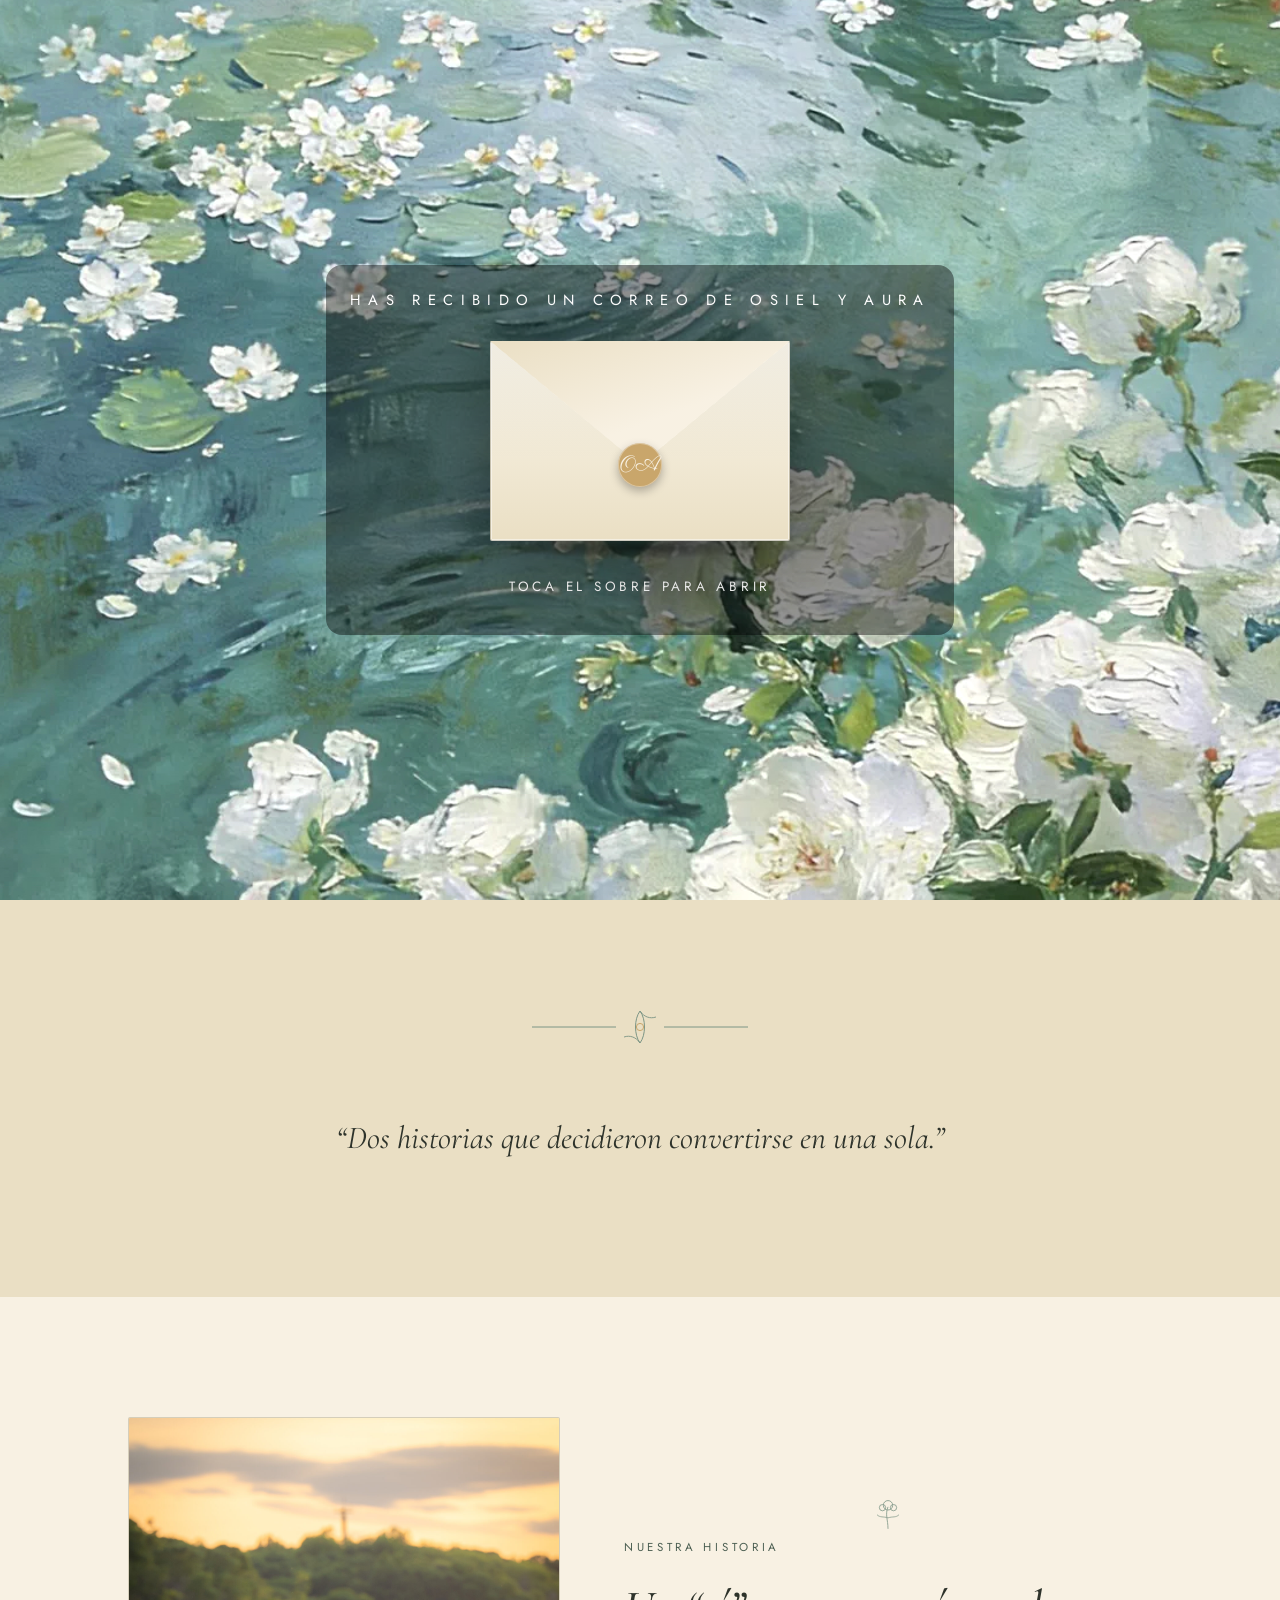
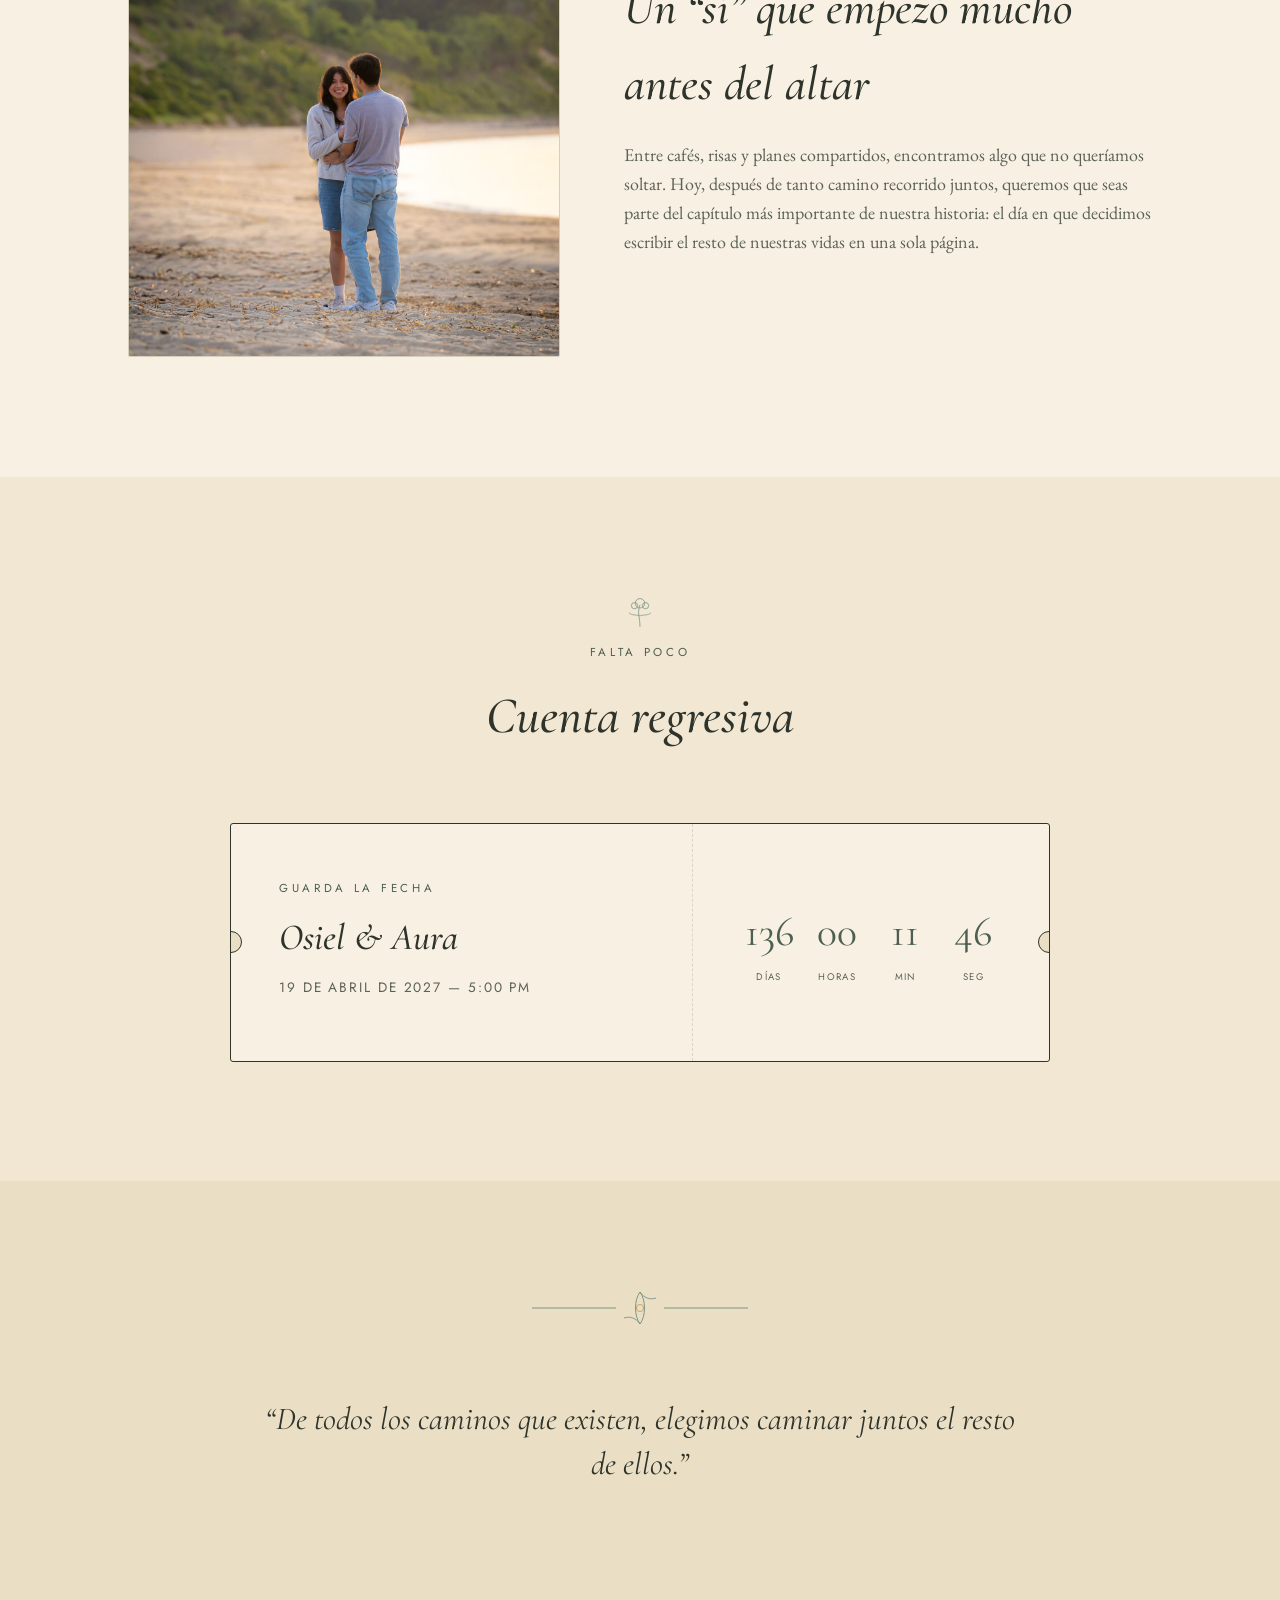
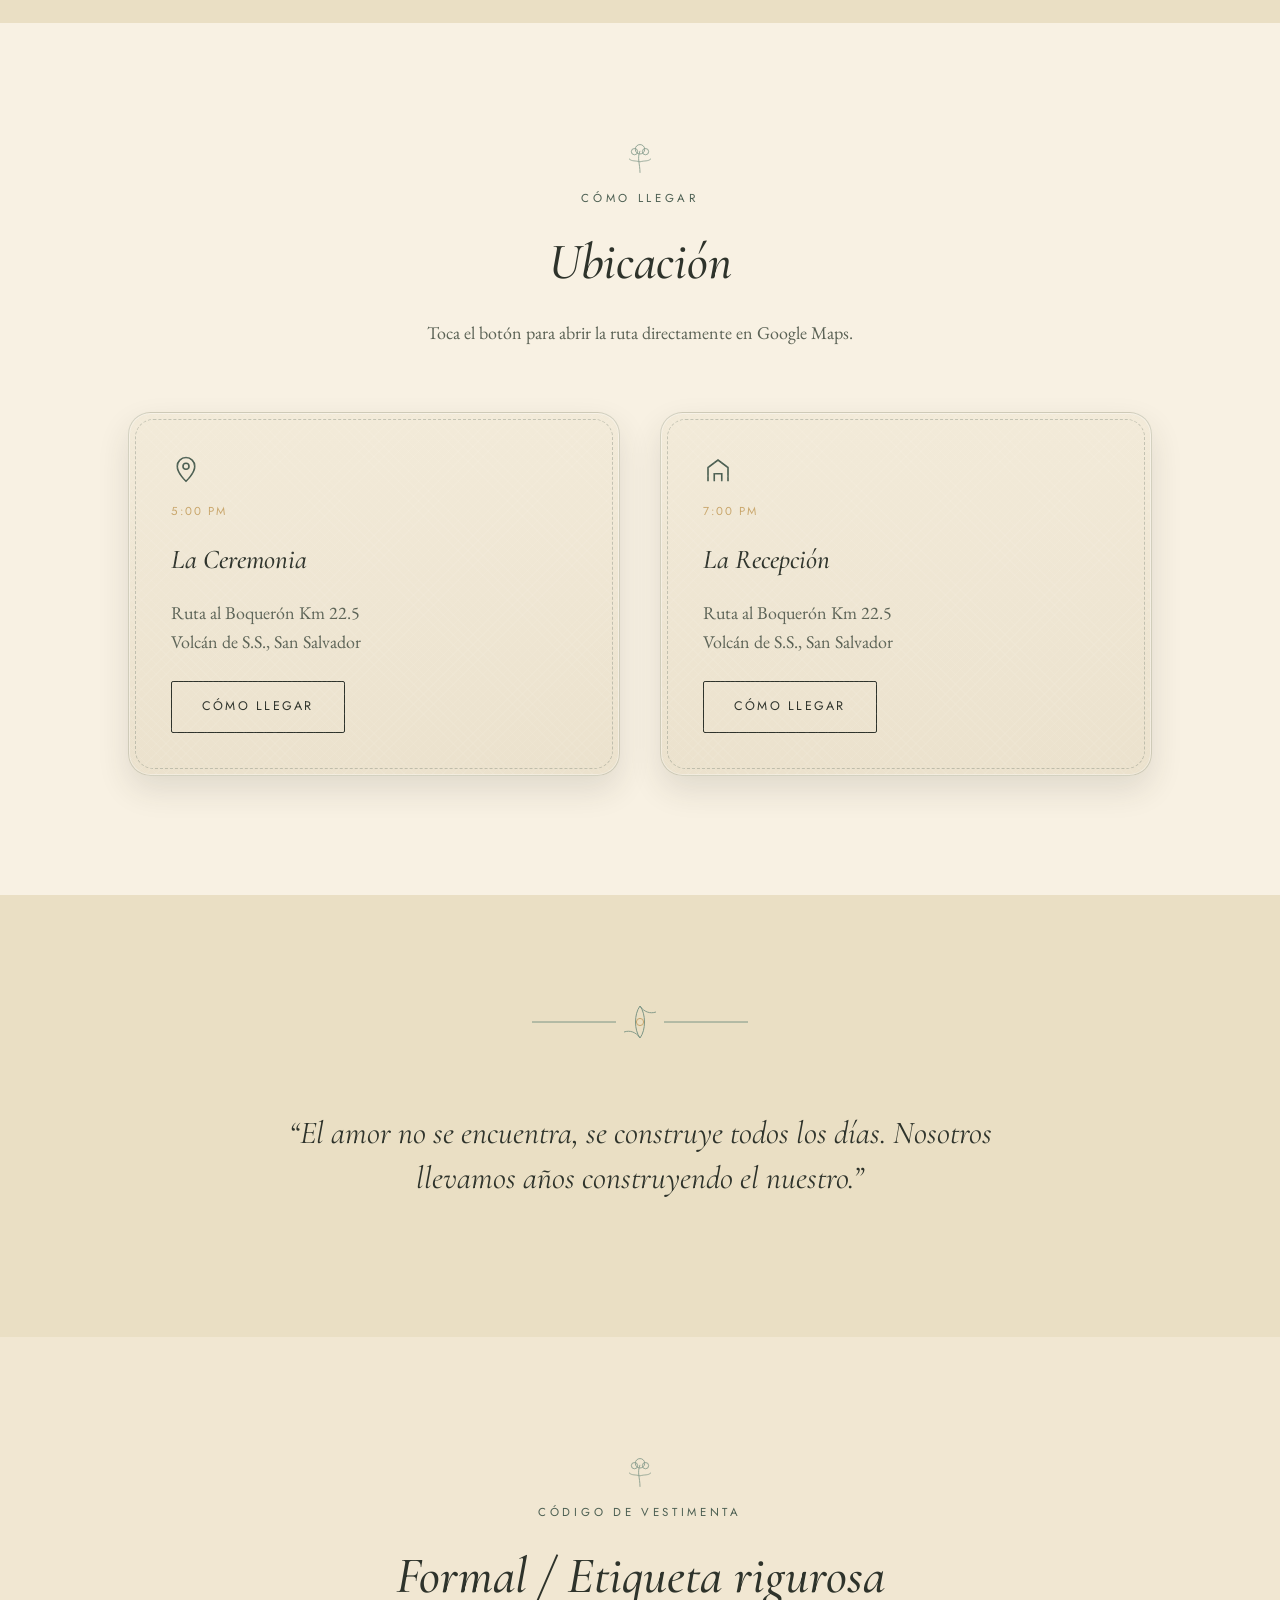
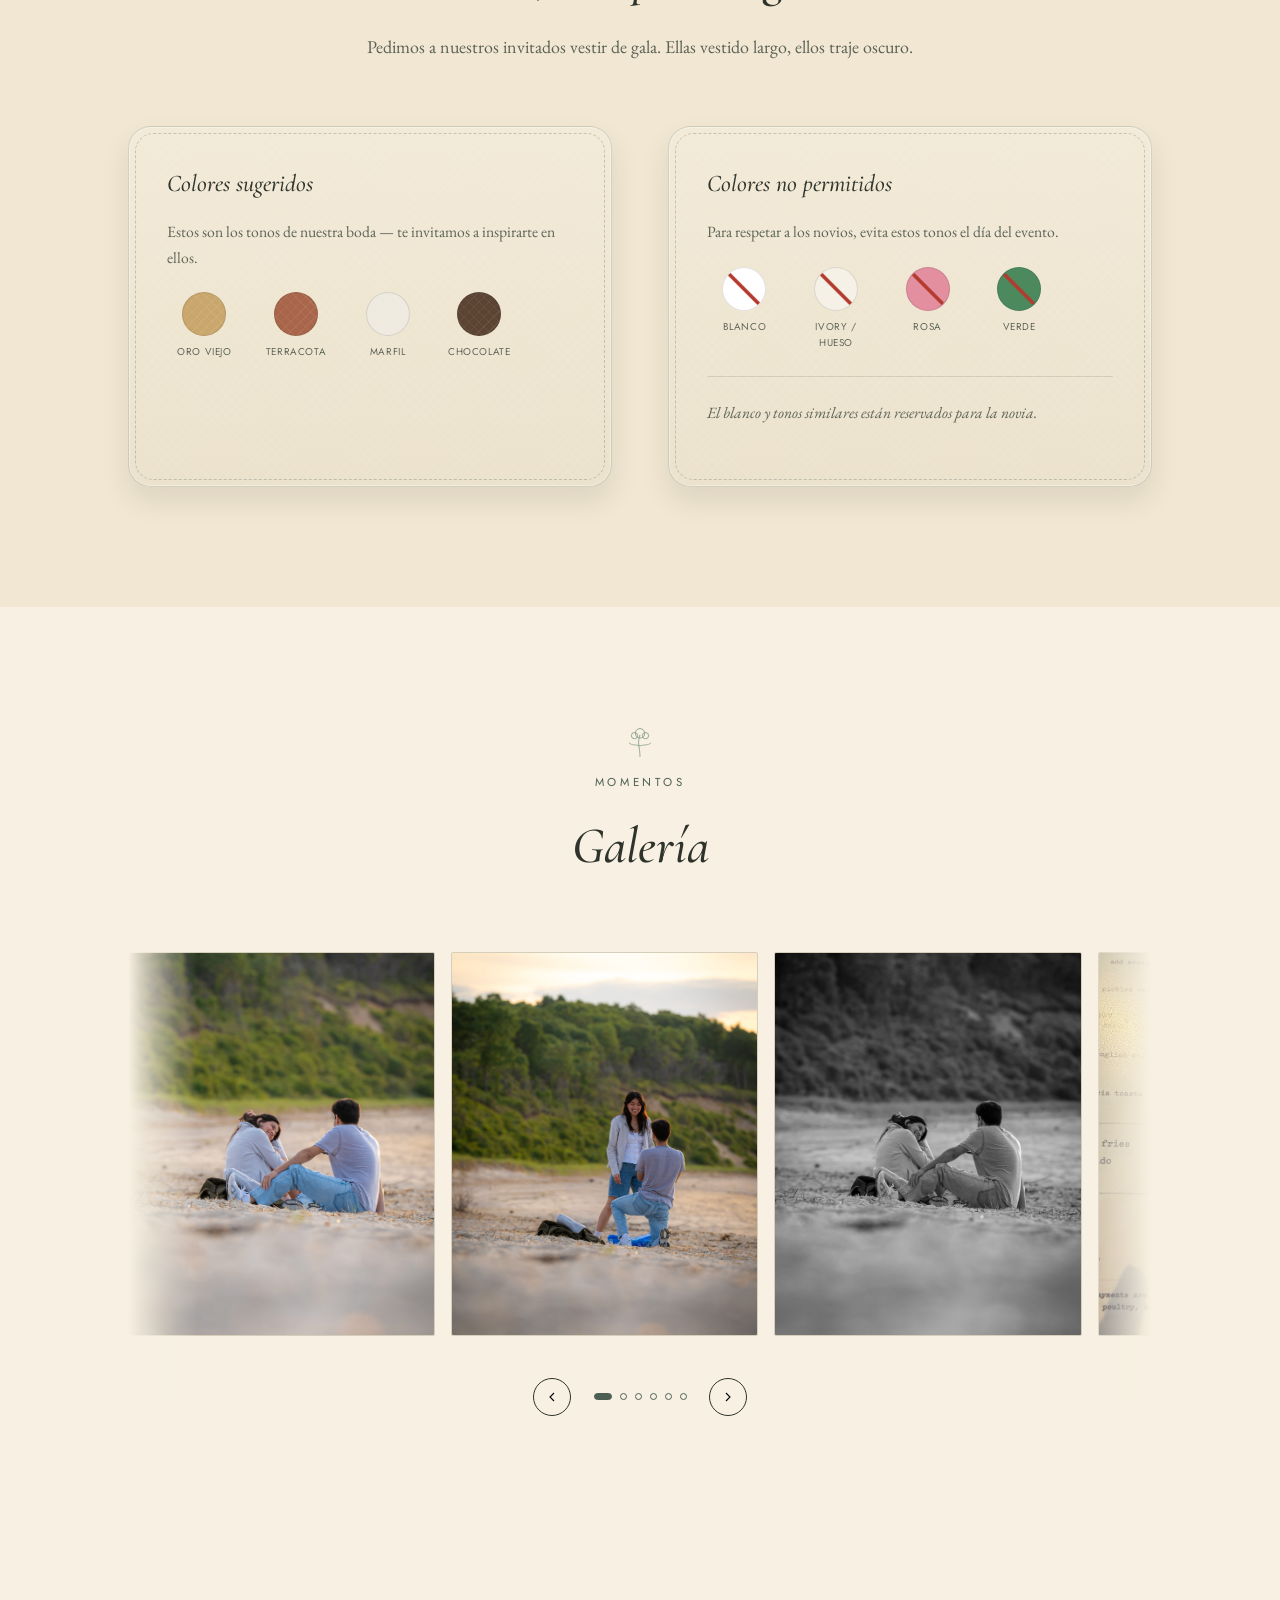
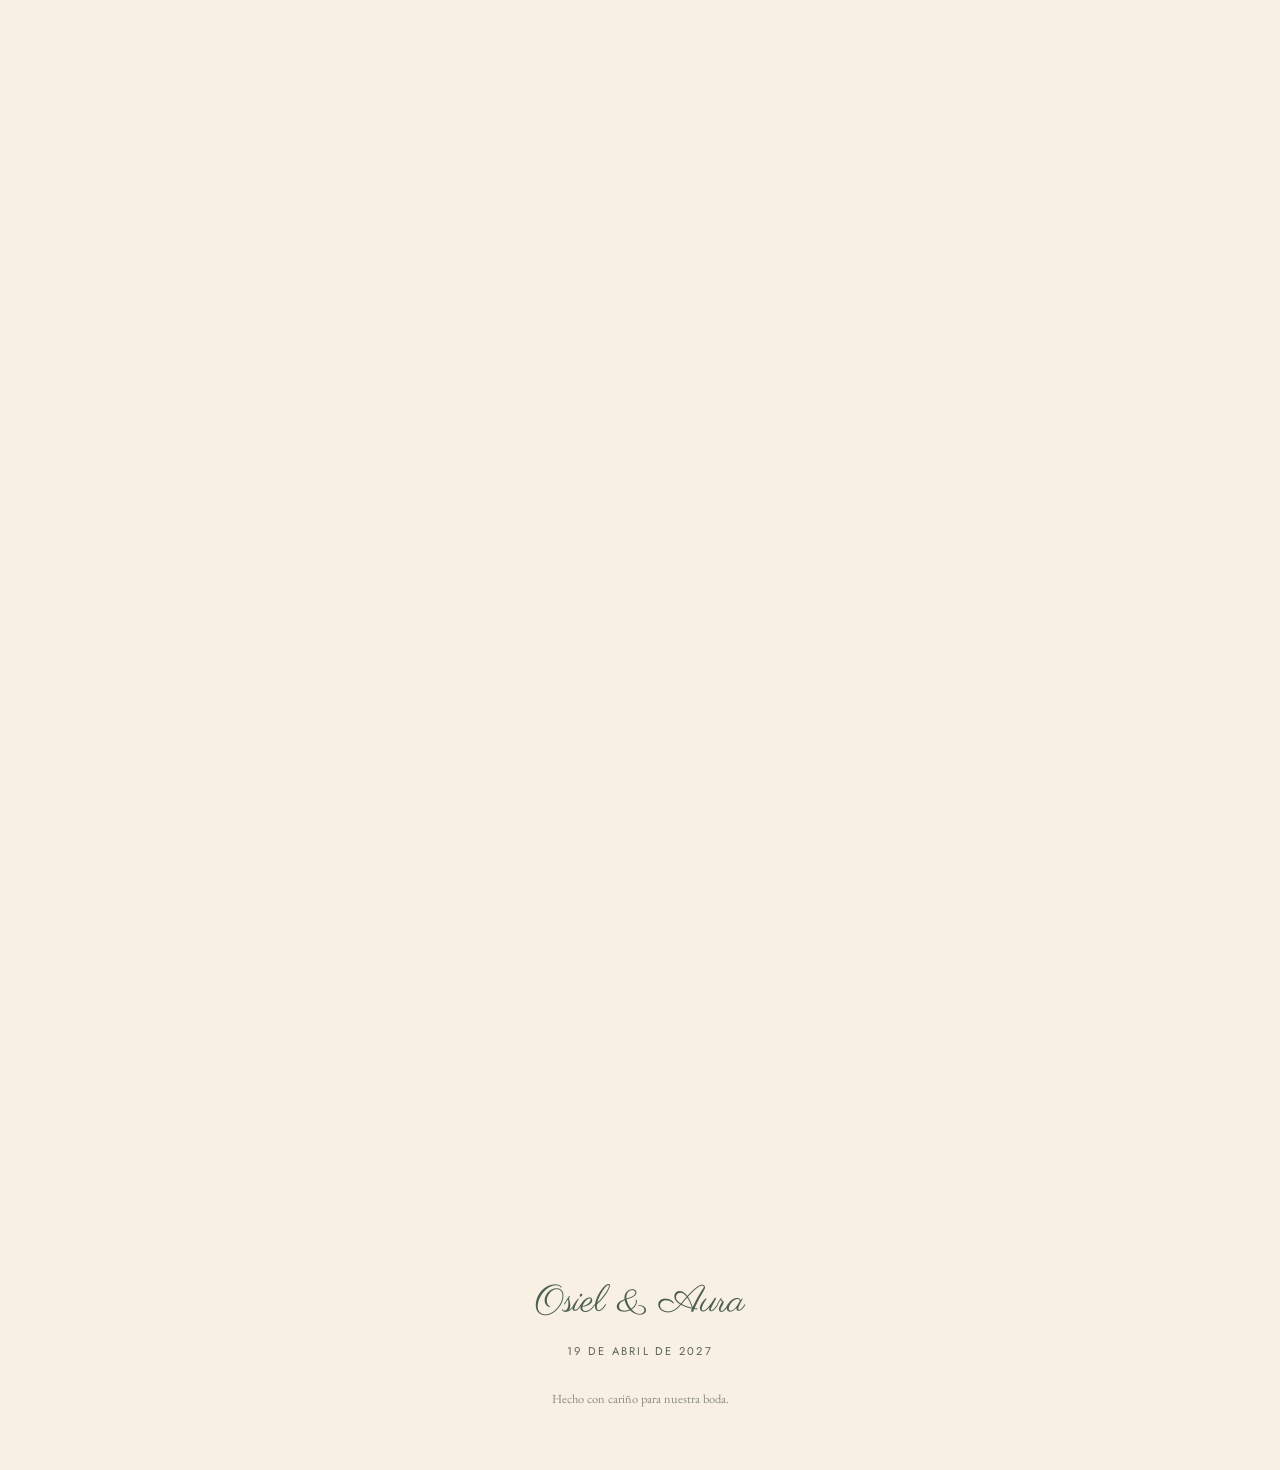
<file: index.html>
<!doctype html>
<html lang="es">
  <head>
    <meta charset="utf-8">
    <meta http-equiv="refresh" content="0; url=boda%202/">
    <meta name="viewport" content="width=device-width, initial-scale=1">
    <title>Redirigiendo...</title>
  </head>
  <body>
    <p>Si no se redirige automáticamente, haz clic en <a href="boda%202/">este enlace</a>.</p>
    <script>window.location.replace('boda%202/');</script>
  </body>
</html>
</file>
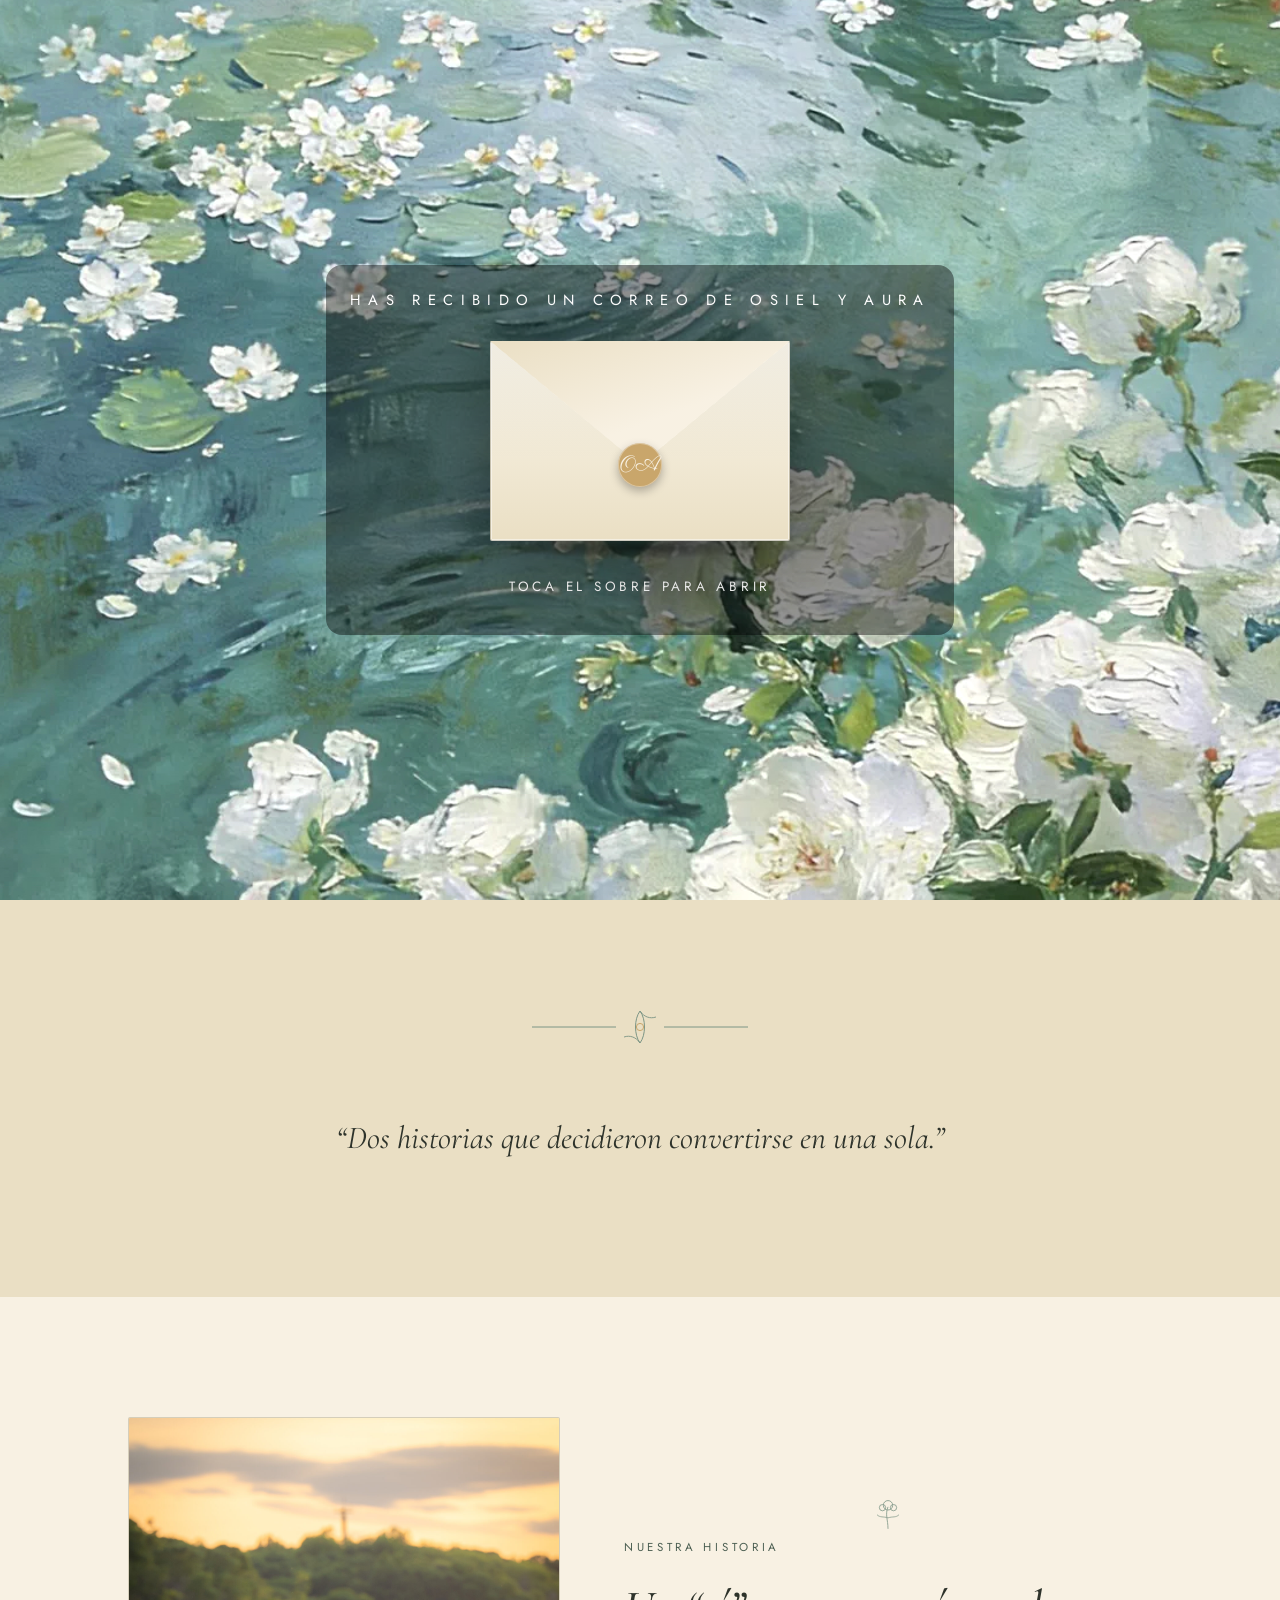
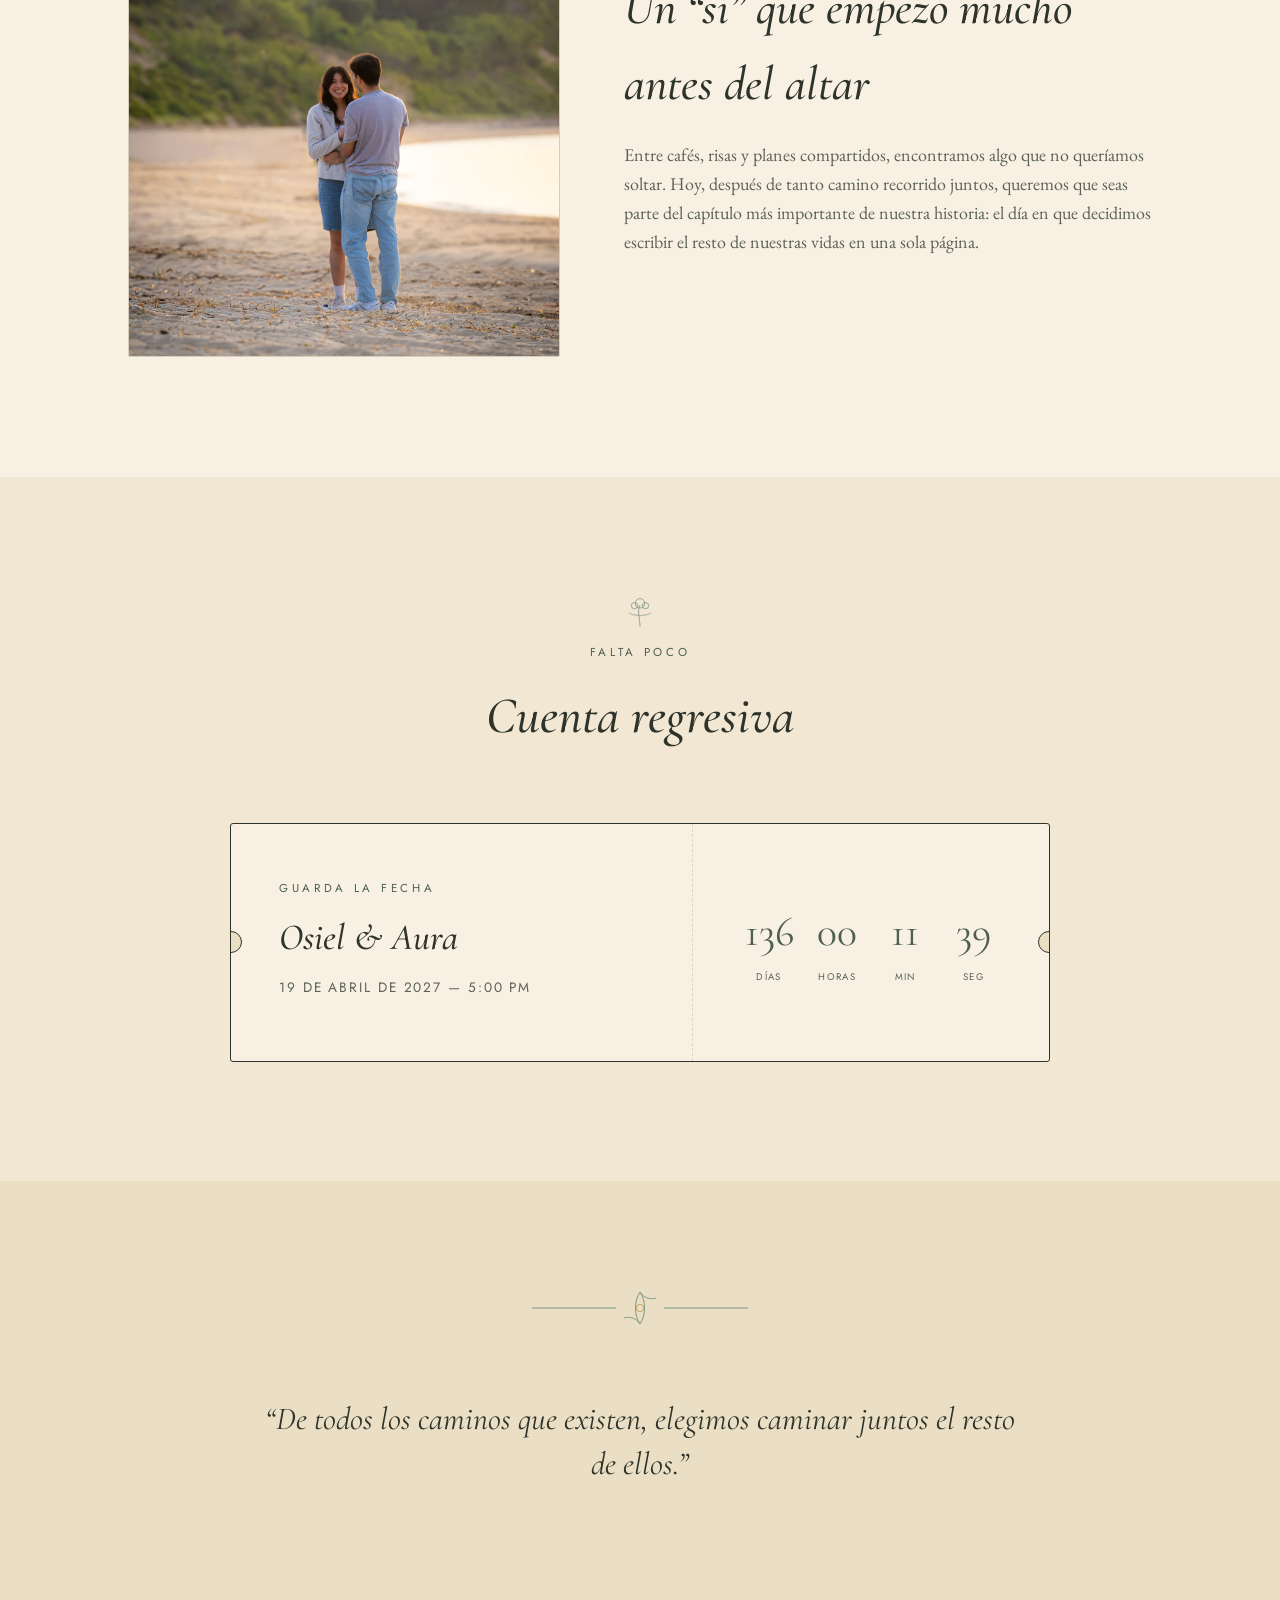
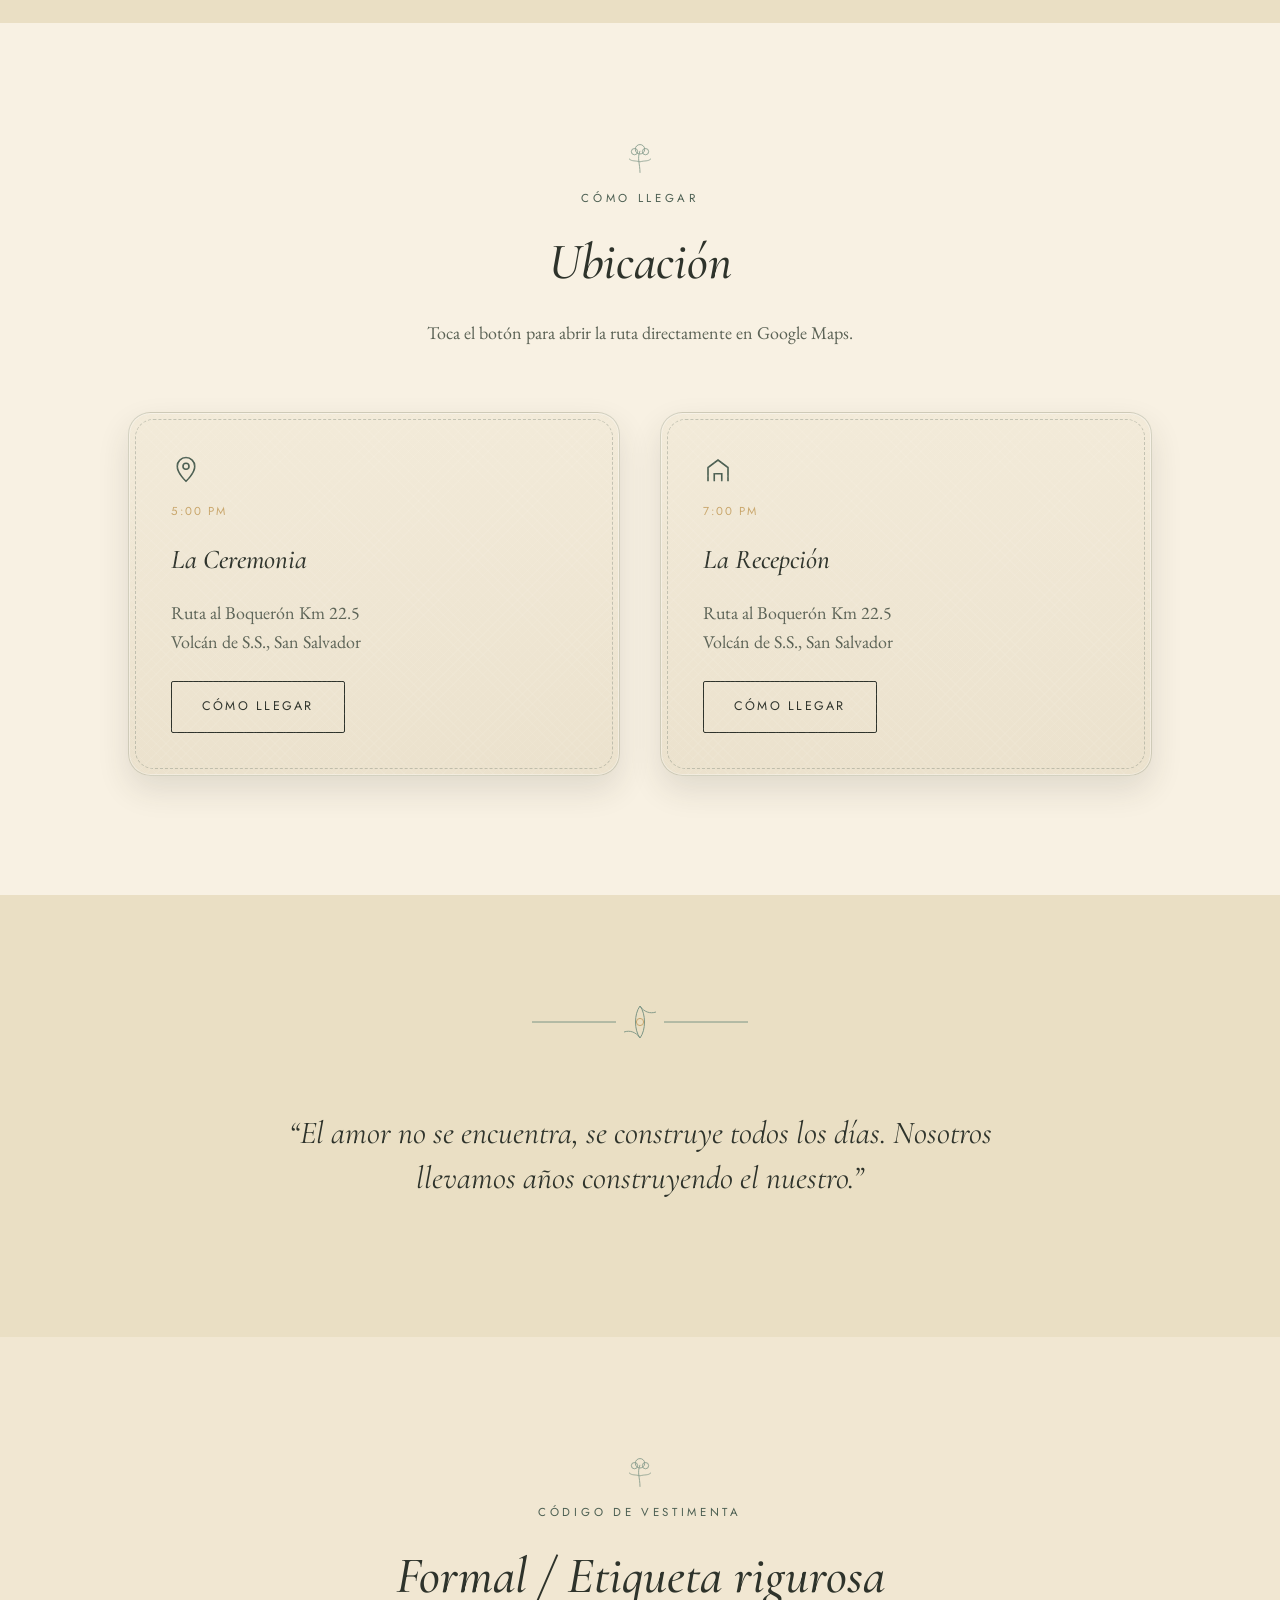
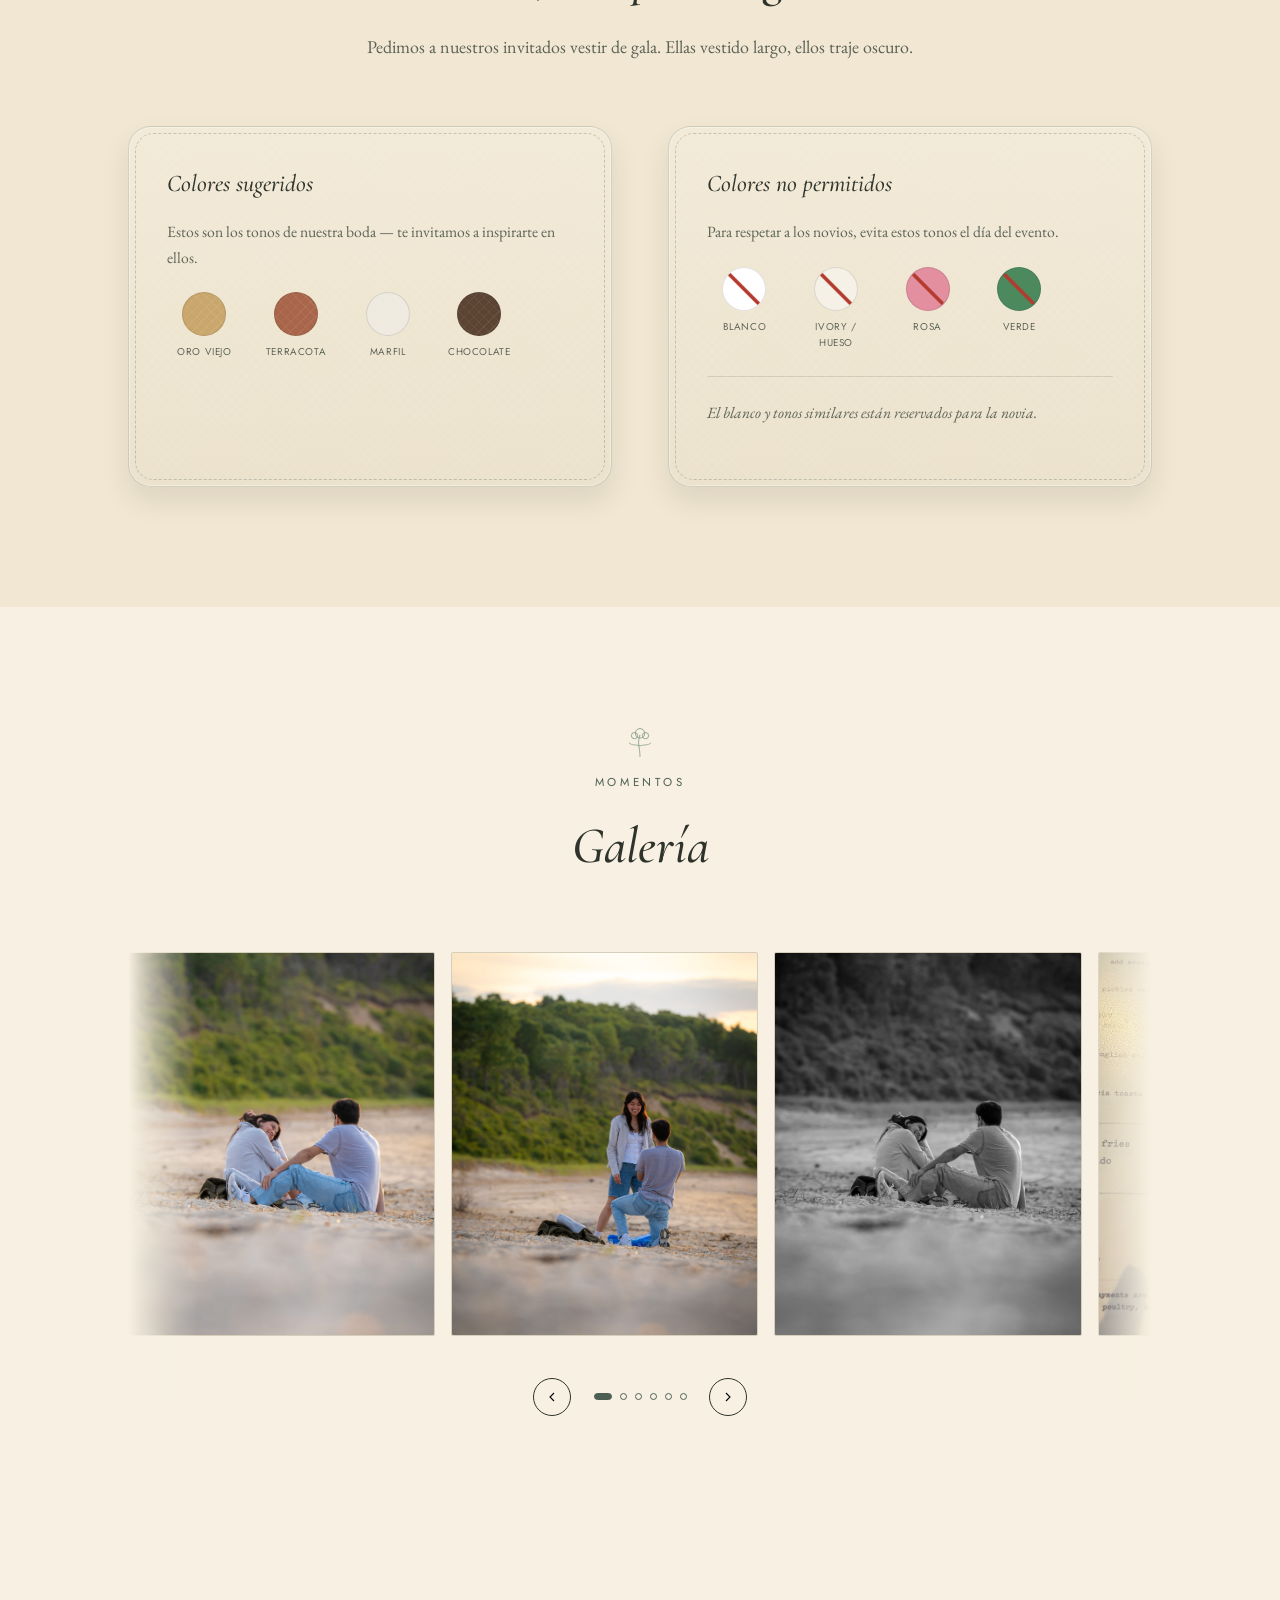
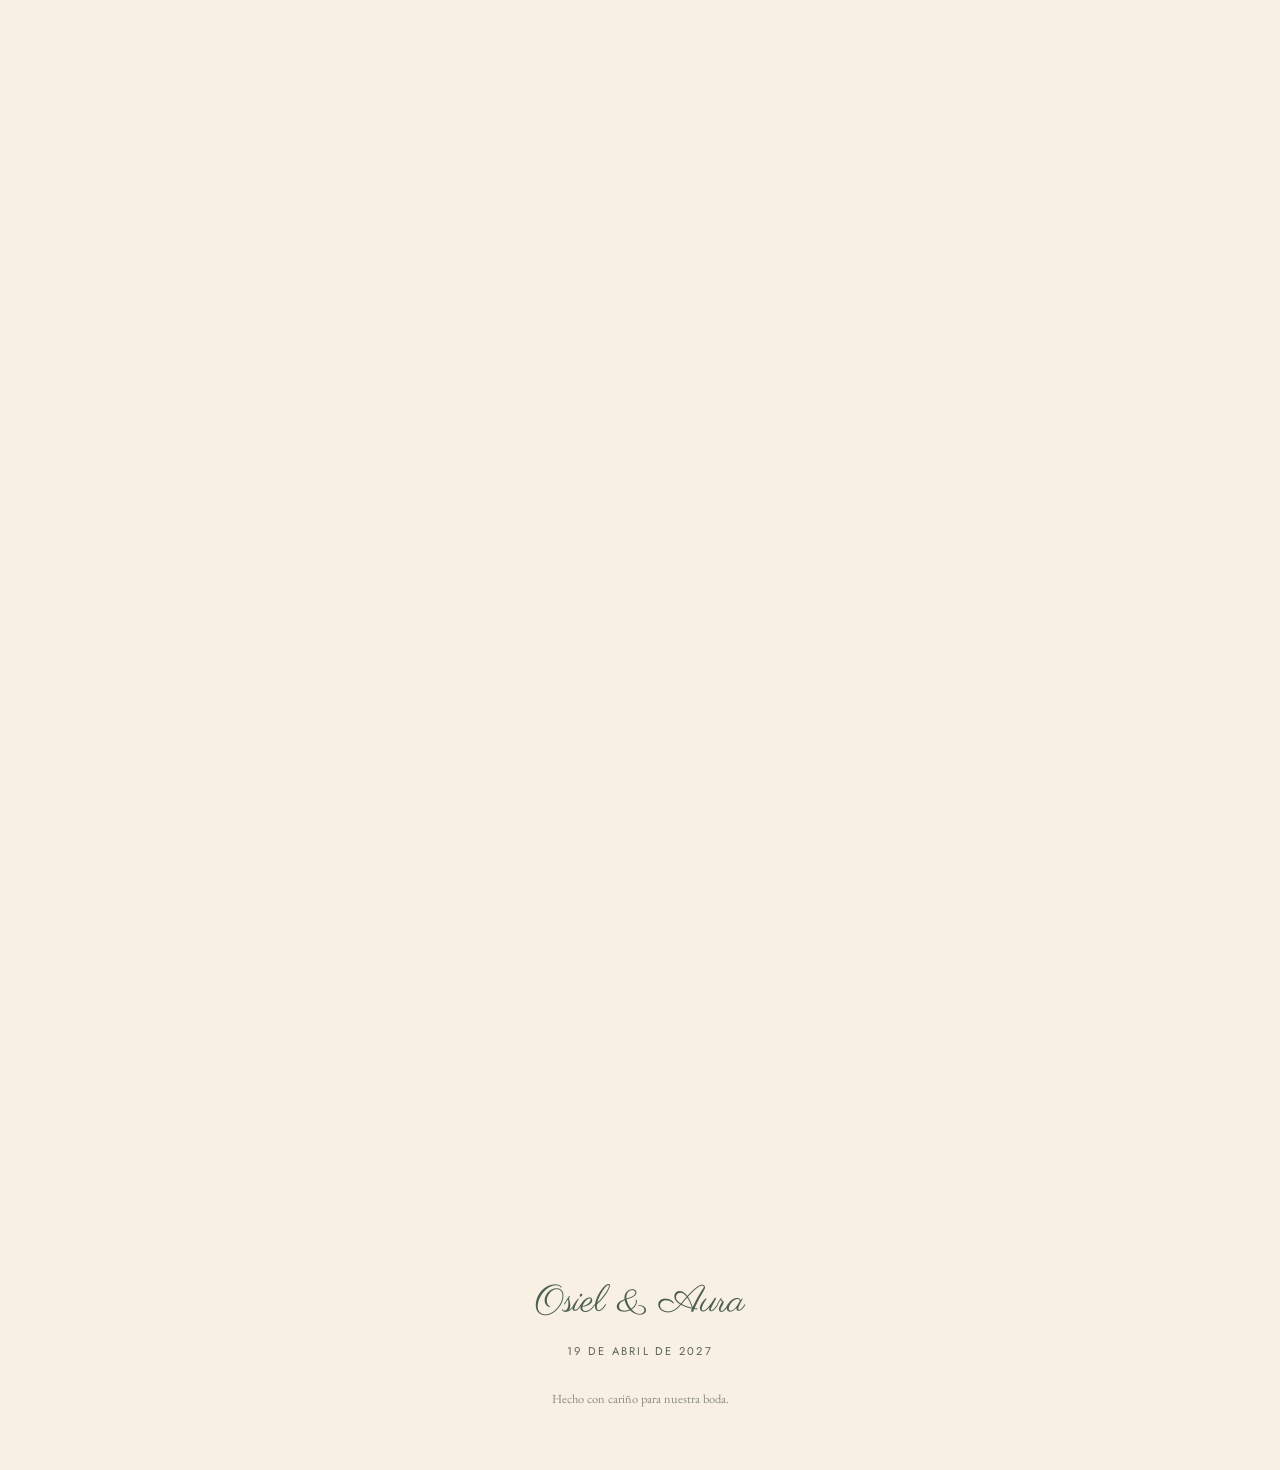
<file: boda 2/index.html>
<!DOCTYPE html>
<html lang="es">
<head>
<meta charset="UTF-8">
<meta name="viewport" content="width=device-width, initial-scale=1.0">
<title>Osiel &amp; Aura — Nos casamos</title>
<meta name="description" content="Acompáñanos a celebrar la boda de Osiel y Aura, 19 de abril de 2027.">

<link rel="preconnect" href="https://fonts.googleapis.com">
<link rel="preconnect" href="https://fonts.gstatic.com" crossorigin>
<link href="https://fonts.googleapis.com/css2?family=Cormorant+Garamond:ital,wght@0,400;0,500;0,600;1,400;1,500;1,600&family=EB+Garamond:ital,wght@0,400;0,500;1,400&family=Jost:wght@400;500;600&family=Parisienne&display=swap" rel="stylesheet">
<link rel="preload" as="image" href="assets/img/intro-fondo.jpg">

<link rel="stylesheet" href="assets/css/style.css">
</head>
<body class="no-scroll">

<!-- ============ SOBRE DE BIENVENIDA (intro animada) ============ -->
<div class="intro" id="intro" data-intro>
    <div class="intro__bg" data-bg="assets/img/intro-fondo.jpg"></div>
    <noscript><style>.intro__bg{background-image:url('assets/img/intro-fondo.jpg');}</style></noscript>

  <div class="intro__stage">
    <p class="intro__eyebrow reveal is-visible">Has recibido un correo de Osiel y Aura</p>

    <button type="button" class="envelope" data-envelope aria-label="Toca el sobre para abrir">
      <span class="envelope__shadow" aria-hidden="true"></span>

      <span class="envelope__card" aria-hidden="true">
        <span class="envelope__card-mono">O&amp;A</span>
        <span class="envelope__card-names">Osiel <span class="amp">&amp;</span> Aura</span>
        <span class="envelope__card-text">Con la bendición de Dios y nuestras familias,<br>nos casamos</span>
        <span class="envelope__card-date">19 de abril de 2027</span>
      </span>

      <span class="envelope__body" aria-hidden="true"></span>

      <span class="envelope__flap" aria-hidden="true">
        <span class="envelope__lace"><i></i><i></i></span>
      </span>

      <span class="envelope__seal" aria-hidden="true">OA</span>
    </button>

    <p class="intro__hint" data-intro-hint>Toca el sobre para abrir</p>
  </div>
</div>

<!-- ============ NAV ============ -->
<nav class="nav">
  <span class="nav__mono">Osiel &amp; Aura</span>
  <div class="nav__links">
    <a href="#historia">Historia</a>
    <a href="#cuenta">Fecha</a>
    <a href="#ubicacion">Ubicación</a>
    <a href="#vestimenta">Vestimenta</a>
    <a href="#galeria">Galería</a>
    <a href="#rsvp">RSVP</a>
  </div>
</nav>

<!-- ============ HERO ============ -->
<header class="hero">
  <div class="hero__frame" aria-hidden="true"></div>

  <svg class="floral floral--hero-left floral--sway" viewBox="0 0 120 150" fill="none" aria-hidden="true">
    <path d="M8 140 C20 110, 18 80, 40 55 C55 38, 60 20, 56 6" stroke="currentColor" stroke-width="1.1"/>
    <path d="M40 55 C28 50, 18 52, 8 44" stroke="currentColor" stroke-width="1"/>
    <path d="M40 55 C34 66, 24 70, 12 76" stroke="currentColor" stroke-width="1"/>
    <ellipse cx="10" cy="42" rx="10" ry="5" transform="rotate(-30 10 42)" stroke="currentColor" stroke-width="1"/>
    <ellipse cx="8" cy="78" rx="11" ry="5.5" transform="rotate(20 8 78)" stroke="currentColor" stroke-width="1"/>
    <g class="fl-bloom">
      <circle cx="56" cy="6" r="7" stroke="currentColor" stroke-width="1"/>
      <circle cx="50" cy="12" r="5" stroke="currentColor" stroke-width="1"/>
      <circle cx="61" cy="14" r="4.5" stroke="currentColor" stroke-width="1"/>
    </g>
    <circle cx="44" cy="30" r="3.4" stroke="currentColor" stroke-width="1"/>
  </svg>

  <svg class="floral floral--hero-right floral--sway" viewBox="0 0 120 150" fill="none" aria-hidden="true">
    <path d="M8 140 C20 110, 18 80, 40 55 C55 38, 60 20, 56 6" stroke="currentColor" stroke-width="1.1"/>
    <path d="M40 55 C28 50, 18 52, 8 44" stroke="currentColor" stroke-width="1"/>
    <path d="M40 55 C34 66, 24 70, 12 76" stroke="currentColor" stroke-width="1"/>
    <ellipse cx="10" cy="42" rx="10" ry="5" transform="rotate(-30 10 42)" stroke="currentColor" stroke-width="1"/>
    <ellipse cx="8" cy="78" rx="11" ry="5.5" transform="rotate(20 8 78)" stroke="currentColor" stroke-width="1"/>
    <g class="fl-bloom">
      <circle cx="56" cy="6" r="7" stroke="currentColor" stroke-width="1"/>
      <circle cx="50" cy="12" r="5" stroke="currentColor" stroke-width="1"/>
      <circle cx="61" cy="14" r="4.5" stroke="currentColor" stroke-width="1"/>
    </g>
    <circle cx="44" cy="30" r="3.4" stroke="currentColor" stroke-width="1"/>
  </svg>

  <svg class="monogram" viewBox="0 0 100 100" fill="none" aria-hidden="true">
    <circle cx="38" cy="50" r="26" stroke="currentColor" stroke-width="1.4"/>
    <circle cx="62" cy="50" r="26" stroke="currentColor" stroke-width="1.4"/>
  </svg>

  <p class="eyebrow hero__eyebrow">Nos casamos</p>
  <h1>Osiel<span class="amp">&amp;</span>Aura</h1>
  <p class="hero__date">19 de abril de 2027 · 5:00 PM</p>

  <div class="hero__scroll" aria-hidden="true">
    <span>Desliza</span>
    <span class="line"></span>
  </div>
</header>

<!-- ============ FRASE 1 ============ -->
<section class="divider reveal">
  <svg class="divider__leaf" viewBox="0 0 220 46" fill="none" aria-hidden="true">
    <path d="M2 23 H86" stroke="currentColor" stroke-width="1"/>
    <path d="M134 23 H218" stroke="currentColor" stroke-width="1"/>
    <g transform="translate(110 23)">
      <path d="M0 -16 C-6 -8, -6 8, 0 16 C6 8, 6 -8, 0 -16Z" stroke="currentColor" stroke-width="1"/>
      <path d="M0 -16 C4 -10, 10 -8, 16 -10" stroke="currentColor" stroke-width="0.9"/>
      <path d="M0 16 C-4 10, -10 8, -16 10" stroke="currentColor" stroke-width="0.9"/>
      <circle cx="0" cy="0" r="3.6" class="fl-bloom" stroke="currentColor" stroke-width="1"/>
    </g>
  </svg>
  <p>&ldquo;Dos historias que decidieron convertirse en una sola.&rdquo;</p>
</section>

<!-- ============ HISTORIA ============ -->
<section class="section" id="historia">
  <div class="wrap story">
    <div class="story__frame reveal">
      <img src="assets/img/portada.jpg" alt="Osiel y Aura" loading="lazy" decoding="async"
           onerror="this.style.display='none'; this.nextElementSibling.style.display='flex';">
      <div class="placeholder-label" style="display:none; height:100%; align-items:center; justify-content:center;">
        Foto de portada<br>(reemplaza en config.php)
      </div>
    </div>
    <div class="story__text reveal">
      <svg class="floral--head" viewBox="0 0 56 40" fill="none" aria-hidden="true">
        <path d="M28 38 C28 26, 24 20, 28 10" stroke="currentColor" stroke-width="1"/>
        <path d="M28 24 C22 22, 18 24, 14 20" stroke="currentColor" stroke-width="0.9"/>
        <path d="M28 24 C34 22, 38 24, 42 20" stroke="currentColor" stroke-width="0.9"/>
        <g class="fl-bloom">
          <circle cx="28" cy="8" r="6" stroke="currentColor" stroke-width="1"/>
          <circle cx="21" cy="11" r="4" stroke="currentColor" stroke-width="1"/>
          <circle cx="35" cy="11" r="4" stroke="currentColor" stroke-width="1"/>
        </g>
      </svg>
      <span class="eyebrow">Nuestra historia</span>
      <h2>Un “sí” que empezó mucho antes del altar</h2>
      <p>
        Entre cafés, risas y planes compartidos, encontramos algo que no queríamos soltar.
        Hoy, después de tanto camino recorrido juntos, queremos que seas parte del capítulo
        más importante de nuestra historia: el día en que decidimos escribir el resto de
        nuestras vidas en una sola página.
      </p>
    </div>
  </div>
</section>

<!-- ============ CUENTA REGRESIVA ============ -->
<section class="section section--alt" id="cuenta">
  <div class="wrap">
    <div class="section__head reveal">
      <svg class="floral--head" viewBox="0 0 56 40" fill="none" aria-hidden="true">
        <path d="M28 38 C28 26, 24 20, 28 10" stroke="currentColor" stroke-width="1"/>
        <path d="M28 24 C22 22, 18 24, 14 20" stroke="currentColor" stroke-width="0.9"/>
        <path d="M28 24 C34 22, 38 24, 42 20" stroke="currentColor" stroke-width="0.9"/>
        <g class="fl-bloom">
          <circle cx="28" cy="8" r="6" stroke="currentColor" stroke-width="1"/>
          <circle cx="21" cy="11" r="4" stroke="currentColor" stroke-width="1"/>
          <circle cx="35" cy="11" r="4" stroke="currentColor" stroke-width="1"/>
        </g>
      </svg>
      <span class="eyebrow">Falta poco</span>
      <h2>Cuenta regresiva</h2>
    </div>

    <div class="ticket reveal" data-countdown="2027-04-19T17:00:00+00:00">
      <div class="ticket__main">
        <span class="eyebrow">Guarda la fecha</span>
        <h3>Osiel &amp; Aura</h3>
        <p class="fecha">19 de abril de 2027 — 5:00 PM</p>
      </div>
      <div class="ticket__count">
        <div><div class="num" data-days>00</div><div class="lbl">Días</div></div>
        <div><div class="num" data-hours>00</div><div class="lbl">Horas</div></div>
        <div><div class="num" data-minutes>00</div><div class="lbl">Min</div></div>
        <div><div class="num" data-seconds>00</div><div class="lbl">Seg</div></div>
      </div>
    </div>
  </div>
</section>

<!-- ============ FRASE 2 ============ -->
<section class="divider reveal">
  <svg class="divider__leaf" viewBox="0 0 220 46" fill="none" aria-hidden="true">
    <path d="M2 23 H86" stroke="currentColor" stroke-width="1"/>
    <path d="M134 23 H218" stroke="currentColor" stroke-width="1"/>
    <g transform="translate(110 23)">
      <path d="M0 -16 C-6 -8, -6 8, 0 16 C6 8, 6 -8, 0 -16Z" stroke="currentColor" stroke-width="1"/>
      <path d="M0 -16 C4 -10, 10 -8, 16 -10" stroke="currentColor" stroke-width="0.9"/>
      <path d="M0 16 C-4 10, -10 8, -16 10" stroke="currentColor" stroke-width="0.9"/>
      <circle cx="0" cy="0" r="3.6" class="fl-bloom" stroke="currentColor" stroke-width="1"/>
    </g>
  </svg>
  <p>&ldquo;De todos los caminos que existen, elegimos caminar juntos el resto de ellos.&rdquo;</p>
</section>

<!-- ============ UBICACIÓN ============ -->
<section class="section" id="ubicacion">
  <div class="wrap">
    <div class="section__head reveal">
      <svg class="floral--head" viewBox="0 0 56 40" fill="none" aria-hidden="true">
        <path d="M28 38 C28 26, 24 20, 28 10" stroke="currentColor" stroke-width="1"/>
        <path d="M28 24 C22 22, 18 24, 14 20" stroke="currentColor" stroke-width="0.9"/>
        <path d="M28 24 C34 22, 38 24, 42 20" stroke="currentColor" stroke-width="0.9"/>
        <g class="fl-bloom">
          <circle cx="28" cy="8" r="6" stroke="currentColor" stroke-width="1"/>
          <circle cx="21" cy="11" r="4" stroke="currentColor" stroke-width="1"/>
          <circle cx="35" cy="11" r="4" stroke="currentColor" stroke-width="1"/>
        </g>
      </svg>
      <span class="eyebrow">Cómo llegar</span>
      <h2>Ubicación</h2>
      <p>Toca el botón para abrir la ruta directamente en Google Maps.</p>
    </div>

    <div class="venues">
      <div class="venue-card reveal">
        <svg class="venue-card__icon" viewBox="0 0 24 24" fill="none" stroke="currentColor" stroke-width="1.3">
          <path d="M12 21s7-6.4 7-12a7 7 0 1 0-14 0c0 5.6 7 12 7 12Z"/>
          <circle cx="12" cy="9" r="2.4"/>
        </svg>
        <span class="hora">5:00 PM</span>
        <h3>La Ceremonia</h3>
        <p class="dir">Ruta al Boquerón Km 22.5<br>Volcán de S.S., San Salvador</p>
        <a class="btn" href="https://www.google.com/maps/dir/?api=1&amp;destination=13.7523698%2C-89.2667931" target="_blank" rel="noopener">Cómo llegar</a>
      </div>

      <div class="venue-card reveal">
        <svg class="venue-card__icon" viewBox="0 0 24 24" fill="none" stroke="currentColor" stroke-width="1.3">
          <path d="M4 21V10l8-6 8 6v11"/>
          <path d="M9 21v-6h6v6"/>
        </svg>
        <span class="hora">7:00 PM</span>
        <h3>La Recepción</h3>
        <p class="dir">Ruta al Boquerón Km 22.5<br>Volcán de S.S., San Salvador</p>
        <a class="btn" href="https://www.google.com/maps/dir/?api=1&amp;destination=13.7523698%2C-89.2667931" target="_blank" rel="noopener">Cómo llegar</a>
      </div>
    </div>
  </div>
</section>

<!-- ============ FRASE 3 ============ -->
<section class="divider reveal">
  <svg class="divider__leaf" viewBox="0 0 220 46" fill="none" aria-hidden="true">
    <path d="M2 23 H86" stroke="currentColor" stroke-width="1"/>
    <path d="M134 23 H218" stroke="currentColor" stroke-width="1"/>
    <g transform="translate(110 23)">
      <path d="M0 -16 C-6 -8, -6 8, 0 16 C6 8, 6 -8, 0 -16Z" stroke="currentColor" stroke-width="1"/>
      <path d="M0 -16 C4 -10, 10 -8, 16 -10" stroke="currentColor" stroke-width="0.9"/>
      <path d="M0 16 C-4 10, -10 8, -16 10" stroke="currentColor" stroke-width="0.9"/>
      <circle cx="0" cy="0" r="3.6" class="fl-bloom" stroke="currentColor" stroke-width="1"/>
    </g>
  </svg>
  <p>&ldquo;El amor no se encuentra, se construye todos los días. Nosotros llevamos años construyendo el nuestro.&rdquo;</p>
</section>

<!-- ============ VESTIMENTA ============ -->
<section class="section section--alt" id="vestimenta">
  <div class="wrap">
    <div class="section__head reveal">
      <svg class="floral--head" viewBox="0 0 56 40" fill="none" aria-hidden="true">
        <path d="M28 38 C28 26, 24 20, 28 10" stroke="currentColor" stroke-width="1"/>
        <path d="M28 24 C22 22, 18 24, 14 20" stroke="currentColor" stroke-width="0.9"/>
        <path d="M28 24 C34 22, 38 24, 42 20" stroke="currentColor" stroke-width="0.9"/>
        <g class="fl-bloom">
          <circle cx="28" cy="8" r="6" stroke="currentColor" stroke-width="1"/>
          <circle cx="21" cy="11" r="4" stroke="currentColor" stroke-width="1"/>
          <circle cx="35" cy="11" r="4" stroke="currentColor" stroke-width="1"/>
        </g>
      </svg>
      <span class="eyebrow">Código de vestimenta</span>
      <h2>Formal / Etiqueta rigurosa</h2>
      <p>Pedimos a nuestros invitados vestir de gala. Ellas vestido largo, ellos traje oscuro.</p>
    </div>

    <div class="dresscode">
      <div class="dresscode__box reveal">
        <h3>Colores sugeridos</h3>
        <p>Estos son los tonos de nuestra boda — te invitamos a inspirarte en ellos.</p>
        <div class="swatches">
                      <div class="swatch">
              <div class="swatch__dot" style="background:#C9A66B"></div>
              <span class="swatch__name">Oro viejo</span>
            </div>
                      <div class="swatch">
              <div class="swatch__dot" style="background:#A8654A"></div>
              <span class="swatch__name">Terracota</span>
            </div>
                      <div class="swatch">
              <div class="swatch__dot" style="background:#EFEAE0"></div>
              <span class="swatch__name">Marfil</span>
            </div>
                      <div class="swatch">
              <div class="swatch__dot" style="background:#5C4433"></div>
              <span class="swatch__name">Chocolate</span>
            </div>
                  </div>
      </div>

      <div class="dresscode__box reveal">
        <h3>Colores no permitidos</h3>
        <p>Para respetar a los novios, evita estos tonos el día del evento.</p>
        <div class="swatches">
                      <div class="swatch swatch--no">
              <div class="swatch__dot" style="background:#FFFFFF"></div>
              <span class="swatch__name">Blanco</span>
            </div>
                      <div class="swatch swatch--no">
              <div class="swatch__dot" style="background:#F5F1E6"></div>
              <span class="swatch__name">Ivory / Hueso</span>
            </div>
                      <div class="swatch swatch--no">
              <div class="swatch__dot" style="background:#E38FA0"></div>
              <span class="swatch__name">Rosa</span>
            </div>
                      <div class="swatch swatch--no">
              <div class="swatch__dot" style="background:#4C8A5E"></div>
              <span class="swatch__name">Verde</span>
            </div>
                  </div>
        <p class="dresscode__note">El blanco y tonos similares están reservados para la novia.</p>
      </div>
    </div>
  </div>
</section>

<!-- ============ GALERÍA ============ -->
<section class="section" id="galeria">
  <div class="wrap">
    <div class="section__head reveal">
      <svg class="floral--head" viewBox="0 0 56 40" fill="none" aria-hidden="true">
        <path d="M28 38 C28 26, 24 20, 28 10" stroke="currentColor" stroke-width="1"/>
        <path d="M28 24 C22 22, 18 24, 14 20" stroke="currentColor" stroke-width="0.9"/>
        <path d="M28 24 C34 22, 38 24, 42 20" stroke="currentColor" stroke-width="0.9"/>
        <g class="fl-bloom">
          <circle cx="28" cy="8" r="6" stroke="currentColor" stroke-width="1"/>
          <circle cx="21" cy="11" r="4" stroke="currentColor" stroke-width="1"/>
          <circle cx="35" cy="11" r="4" stroke="currentColor" stroke-width="1"/>
        </g>
      </svg>
      <span class="eyebrow">Momentos</span>
      <h2>Galería</h2>
    </div>

    <div class="gallery reveal is-visible">
      <div class="gallery__track" data-gallery-track data-autoplay="4200">
                  <div class="gallery__item">
            <img src="assets/img/foto1.jpg" alt="Foto 1 de Osiel y Aura"
                 onerror="this.style.display='none'; this.nextElementSibling.style.display='flex';">
            <div class="placeholder-label" style="display:none; height:100%; align-items:center; justify-content:center;">
              Foto 1            </div>
          </div>
                  <div class="gallery__item">
            <img src="assets/img/foto2.jpg" alt="Foto 2 de Osiel y Aura"
                 onerror="this.style.display='none'; this.nextElementSibling.style.display='flex';">
            <div class="placeholder-label" style="display:none; height:100%; align-items:center; justify-content:center;">
              Foto 2            </div>
          </div>
                  <div class="gallery__item">
            <img src="assets/img/foto3.jpg" alt="Foto 3 de Osiel y Aura"
                 onerror="this.style.display='none'; this.nextElementSibling.style.display='flex';">
            <div class="placeholder-label" style="display:none; height:100%; align-items:center; justify-content:center;">
              Foto 3            </div>
          </div>
                  <div class="gallery__item">
            <img src="assets/img/foto4.jpg" alt="Foto 4 de Osiel y Aura"
                 onerror="this.style.display='none'; this.nextElementSibling.style.display='flex';">
            <div class="placeholder-label" style="display:none; height:100%; align-items:center; justify-content:center;">
              Foto 4            </div>
          </div>
                  <div class="gallery__item">
            <img src="assets/img/foto5.jpeg" alt="Foto 5 de Osiel y Aura"
                 onerror="this.style.display='none'; this.nextElementSibling.style.display='flex';">
            <div class="placeholder-label" style="display:none; height:100%; align-items:center; justify-content:center;">
              Foto 5            </div>
          </div>
                  <div class="gallery__item">
            <img src="assets/img/foto6.jpeg" alt="Foto 6 de Osiel y Aura"
                 onerror="this.style.display='none'; this.nextElementSibling.style.display='flex';">
            <div class="placeholder-label" style="display:none; height:100%; align-items:center; justify-content:center;">
              Foto 6            </div>
          </div>
              </div>
      <div class="gallery__nav">
        <button type="button" data-gallery-prev aria-label="Foto anterior">
          <svg width="16" height="16" viewBox="0 0 24 24" fill="none" stroke="currentColor" stroke-width="1.6"><path d="M15 18l-6-6 6-6"/></svg>
        </button>
        <div class="gallery__dots" data-gallery-dots></div>
        <button type="button" data-gallery-next aria-label="Foto siguiente">
          <svg width="16" height="16" viewBox="0 0 24 24" fill="none" stroke="currentColor" stroke-width="1.6"><path d="M9 6l6 6-6 6"/></svg>
        </button>
      </div>
    </div>
  </div>
</section>

<!-- ============ FRASE 4 ============ -->
<section class="divider reveal">
  <svg class="divider__leaf" viewBox="0 0 220 46" fill="none" aria-hidden="true">
    <path d="M2 23 H86" stroke="currentColor" stroke-width="1"/>
    <path d="M134 23 H218" stroke="currentColor" stroke-width="1"/>
    <g transform="translate(110 23)">
      <path d="M0 -16 C-6 -8, -6 8, 0 16 C6 8, 6 -8, 0 -16Z" stroke="currentColor" stroke-width="1"/>
      <path d="M0 -16 C4 -10, 10 -8, 16 -10" stroke="currentColor" stroke-width="0.9"/>
      <path d="M0 16 C-4 10, -10 8, -16 10" stroke="currentColor" stroke-width="0.9"/>
      <circle cx="0" cy="0" r="3.6" class="fl-bloom" stroke="currentColor" stroke-width="1"/>
    </g>
  </svg>
  <p>&ldquo;Hoy unimos no solo nuestras manos, sino nuestra forma de ver la vida.&rdquo;</p>
</section>

<!-- ============ RSVP ============ -->
<section class="section" id="rsvp">
  <div class="wrap">
    <div class="rsvp reveal">
      <svg class="floral--head floral--head-light" viewBox="0 0 56 40" fill="none" aria-hidden="true">
        <path d="M28 38 C28 26, 24 20, 28 10" stroke="currentColor" stroke-width="1"/>
        <path d="M28 24 C22 22, 18 24, 14 20" stroke="currentColor" stroke-width="0.9"/>
        <path d="M28 24 C34 22, 38 24, 42 20" stroke="currentColor" stroke-width="0.9"/>
        <g class="fl-bloom">
          <circle cx="28" cy="8" r="6" stroke="currentColor" stroke-width="1"/>
          <circle cx="21" cy="11" r="4" stroke="currentColor" stroke-width="1"/>
          <circle cx="35" cy="11" r="4" stroke="currentColor" stroke-width="1"/>
        </g>
      </svg>
      <span class="eyebrow">Confirma tu asistencia</span>
      <h2>Te esperamos</h2>
      <p>Tu presencia es el mejor regalo. Confírmanos antes del 1 de noviembre de 2026 para poder organizar todo con cariño.</p>
      <a class="btn" href="https://wa.me/520000000000?text=Hola%2C+confirmo+mi+asistencia+a+la+boda+de+Osiel+y+Aura+%F0%9F%92%8D" target="_blank" rel="noopener">
        Confirma tu asistencia
      </a>
      <p class="limite">Fecha límite: 1 de noviembre de 2026</p>
    </div>
  </div>
</section>

<!-- ============ FOOTER ============ -->
<footer>
  <div class="mono">Osiel &amp; Aura</div>
  <div class="fecha">19 de abril de 2027</div>
  <p class="made">Hecho con cariño para nuestra boda.</p>
</footer>

<script src="assets/js/script.js"></script>
</body>
</html>
</file>
<file: boda 2/assets/css/style.css>
/* ==========================================================
   OSIEL & AURA — Hoja de estilos
   Sistema de diseño: papel + tinta + salvia + oro viejo
   ========================================================== */

:root{
  /* Paleta "papel de carta" — arena suave + verde salvia neblina + oro,
     tomada de la pintura de flores blancas sobre el agua */
  --paper:      #F8F1E3;
  --paper-2:    #F1E7D2;
  --linen:      #EADFC4;
  --ink:        #2E332B;
  --ink-soft:   #5B6255;
  --sage:       #7C9585;
  --sage-dark:  #4C5F52;
  --sage-mist:  #A9C0AE;
  --gold:       #C9A66B;
  --gold-soft:  #E7D9B6;
  --line:       rgba(46,51,43,0.14);
  --lace:       #FBF7EC;

  --display: "Cormorant Garamond", serif;
  --body:    "EB Garamond", serif;
  --utility: "Jost", sans-serif;
  --script:  "Parisienne", cursive;

  --max-w: 1120px;
  --gap: clamp(1.5rem, 4vw, 3.5rem);
}

*,*::before,*::after{ box-sizing:border-box; }

html{ scroll-behavior:smooth; }

body{
  margin:0;
  background:var(--paper);
  color:var(--ink);
  font-family:var(--body);
  font-size:18px;
  line-height:1.6;
  -webkit-font-smoothing:antialiased;
}

img{ max-width:100%; display:block; }

.wrap{
  max-width:var(--max-w);
  margin-inline:auto;
  padding-inline:clamp(1.25rem, 5vw, 3rem);
}

h1,h2,h3{
  font-family:var(--display);
  font-weight:500;
  margin:0;
  color:var(--ink);
}

.eyebrow{
  font-family:var(--utility);
  font-size:0.72rem;
  letter-spacing:0.32em;
  text-transform:uppercase;
  color:var(--sage-dark);
}

a{ color:inherit; }

/* focus visibility */
a:focus-visible, button:focus-visible{
  outline:2px solid var(--sage);
  outline-offset:3px;
}

@media (prefers-reduced-motion: reduce){
  *{ animation-duration:0.001ms !important; animation-iteration-count:1 !important; transition-duration:0.001ms !important; scroll-behavior:auto !important; }
}

/* ---------- Botón utilidad ---------- */
.btn{
  display:inline-flex;
  align-items:center;
  gap:0.6rem;
  font-family:var(--utility);
  font-size:0.78rem;
  letter-spacing:0.18em;
  text-transform:uppercase;
  text-decoration:none;
  padding:0.95rem 1.9rem;
  border:1px solid var(--ink);
  border-radius:2px;
  color:var(--ink);
  background:transparent;
  cursor:pointer;
  transition:background .35s ease, color .35s ease, border-color .35s ease;
}
.btn:hover{ background:var(--ink); color:var(--paper); }

.btn--solid{ background:var(--sage-dark); color:var(--paper); border-color:var(--sage-dark); }
.btn--solid:hover{ background:var(--ink); border-color:var(--ink); }

/* ==========================================================
   INTRO — Sobre de bienvenida animado
   ========================================================== */
html.locked, body.no-scroll{ overflow:hidden; height:100%; }

.intro{
  position:fixed; inset:0; z-index:200;
  display:flex; align-items:center; justify-content:center;
  overflow:hidden;
  background:var(--ink);
}
.intro__bg{
  position:absolute; inset:0;
  background-size:cover; background-position:center;
  transform:scale(1.08);
  filter:saturate(0.92) brightness(1.02);
  animation:bgDrift 18s ease-in-out infinite alternate;
}
@keyframes bgDrift{
  0%{ transform:scale(1.08) translate(0,0); }
  100%{ transform:scale(1.14) translate(-1.2%, -1%); }
}
.intro__scrim{
  position:absolute; inset:0;
  background:
    linear-gradient(to bottom, rgba(0,0,0,0.52), rgba(0,0,0,0.68) 55%, rgba(0,0,0,0.82)),
    linear-gradient(120deg, rgba(0,0,0,0.25), rgba(201,166,107,0.12));
}
@media (prefers-reduced-motion: reduce){
  .intro__bg{ animation:none !important; }
}

.intro__stage{
  position:relative; z-index:2;
  display:flex; flex-direction:column; align-items:center;
  padding:1.5rem;
  perspective:1600px;
}

.intro__stage::before{
  content:'';
  position:absolute;
  inset:0;
  background:rgba(0,0,0,0.42);
  border-radius:1rem;
  pointer-events:none;
  z-index:-1;
}

.intro__eyebrow{
  font-family:var(--utility);
  font-size:0.92rem;
  letter-spacing:0.5em;
  text-transform:uppercase;
  color:#ffffff;
  margin:0 0 1.8rem;
  text-align:center;
  text-shadow:0 2px 18px rgba(0,0,0,0.5);
}

.intro__hint{
  margin-top:2.2rem;
  font-family:var(--utility);
  font-size:0.84rem;
  letter-spacing:0.28em;
  text-transform:uppercase;
  color:#ffffff;
  text-align:center;
  text-shadow:0 2px 18px rgba(0,0,0,0.5);
  animation:hintPulse 2.4s ease-in-out infinite;
}
@keyframes hintPulse{ 0%,100%{ opacity:0.55; } 50%{ opacity:1; } }

/* ---- El sobre ---- */
.envelope{
  position:relative;
  width:min(78vw, 300px);
  aspect-ratio:3/2;
  background:none;
  border:none;
  padding:0;
  cursor:pointer;
  transform-style:preserve-3d;
  filter:drop-shadow(0 18px 34px rgba(0,0,0,0.4));
}

.envelope__shadow{
  position:absolute; left:6%; right:6%; bottom:-18px; height:22px;
  background:radial-gradient(ellipse at center, rgba(0,0,0,0.45), transparent 70%);
  transition:transform .6s ease, opacity .6s ease;
}

.envelope__body{
  position:absolute; inset:0;
  background:
    linear-gradient(180deg, var(--lace) 0%, var(--linen) 100%);
  border:1px solid rgba(43,46,40,0.22);
  border-radius:2px;
  box-shadow: inset 0 0 0 1px rgba(255,255,255,0.5);
}
.envelope__body::before, .envelope__body::after{
  content:""; position:absolute; top:0; width:52%; height:100%;
  background:linear-gradient(180deg, rgba(43,46,40,0.05), transparent 60%);
}
.envelope__body::before{ left:0; clip-path:polygon(0 0, 100% 50%, 0 100%); }
.envelope__body::after{ right:0; clip-path:polygon(100% 0, 0 50%, 100% 100%); }

.envelope__card{
  position:absolute;
  left:50%; top:14%;
  width:82%; height:78%;
  transform:translate(-50%, 6%) scale(0.9);
  background:var(--paper);
  border:1px solid var(--line);
  border-radius:1px;
  box-shadow:0 10px 24px rgba(0,0,0,0.28);
  display:flex; flex-direction:column; align-items:center; justify-content:center;
  gap:0.35rem;
  padding:1.1rem 0.9rem;
  opacity:0;
  z-index:1;
  transition:transform .9s cubic-bezier(.22,.9,.32,1) .05s, opacity .7s ease .05s;
  text-align:center;
}
.envelope__card-mono{
  font-family:var(--script);
  font-size:1.9rem;
  color:var(--sage-dark);
  line-height:1;
}
.envelope__card-names{
  font-family:var(--display); font-style:italic;
  font-size:1rem;
  color:var(--ink);
  margin-top:0.3rem;
}
.envelope__card-names .amp{ color:var(--gold); padding:0 0.15em; }
.envelope__card-text{
  font-family:var(--body);
  font-size:0.66rem;
  line-height:1.5;
  color:var(--ink-soft);
  margin-top:0.35rem;
  max-width:22ch;
}
.envelope__card-date{
  font-family:var(--utility);
  font-size:0.6rem;
  letter-spacing:0.18em;
  text-transform:uppercase;
  color:var(--gold);
  margin-top:0.5rem;
}

.envelope__flap{
  position:absolute; left:0; top:0; width:100%; height:62%;
  clip-path:polygon(0 0, 100% 0, 50% 100%);
  background:linear-gradient(160deg, var(--linen), var(--paper) 60%);
  border-bottom:1px solid rgba(43,46,40,0.12);
  transform-origin:top center;
  transform-style:preserve-3d;
  transition:transform 1s cubic-bezier(.22,.9,.32,1);
  z-index:2;
  box-shadow:0 1px 0 rgba(43,46,40,0.08);
}

/* Encaje que recorre los dos bordes diagonales de la solapa,
   igual que en los sobres de referencia (se encuentran en la punta inferior) */
.envelope__lace{ position:absolute; inset:0; pointer-events:none; z-index:3; }
.envelope__lace i{
  position:absolute; top:0; left:0;
  width:64.9%; height:13px;
  transform-origin:0 0;
  background-image:
    radial-gradient(circle at 7px 6.5px, transparent 5px, var(--lace) 5.4px, var(--lace) 6.4px, transparent 6.8px);
  background-size:13px 13px;
  background-repeat:repeat-x;
  filter:drop-shadow(0 1px 0 rgba(43,46,40,0.12));
  opacity:0.95;
}
.envelope__lace i:first-child{ transform:rotate(39.6deg); }
.envelope__lace i:last-child{ left:auto; right:0; transform-origin:100% 0; transform:rotate(-39.6deg); }

.envelope__seal{
  position:absolute; left:50%; top:62%; transform:translate(-50%, -50%);
  width:44px; height:44px; border-radius:50%;
  background:var(--gold);
  color:var(--paper);
  display:flex; align-items:center; justify-content:center;
  font-family:var(--script);
  font-size:1.3rem;
  box-shadow:0 4px 10px rgba(0,0,0,0.28), inset 0 0 0 1px rgba(255,255,255,0.35);
  z-index:4;
  transition:opacity .35s ease, transform .5s ease;
}
.envelope.is-open .envelope__seal{
  opacity:0;
  transform:translate(-50%, -50%) scale(0.6);
}

/* ---- Estado abierto ---- */
.envelope.is-open .envelope__flap{
  transform:rotateX(-178deg) translateY(-1px);
  z-index:0;
}
.envelope.is-open .envelope__card{
  transform:translate(-50%, -78%) scale(1);
  opacity:1;
  z-index:3;
  transition:transform 1s cubic-bezier(.22,.9,.32,1) .35s, opacity .6s ease .35s;
}
.envelope.is-open .envelope__shadow{ transform:scaleX(1.15); opacity:0.6; }

/* ---- Salida del sobre / revelado del sitio ---- */
.intro.is-leaving{
  animation:introOut .9s ease forwards;
}
@keyframes introOut{
  0%{ opacity:1; }
  100%{ opacity:0; visibility:hidden; }
}
.intro.is-leaving .intro__stage{
  animation:stageOut .8s ease forwards;
}
@keyframes stageOut{
  0%{ transform:translateY(0) scale(1); opacity:1; }
  100%{ transform:translateY(-24px) scale(0.96); opacity:0; }
}

@media (prefers-reduced-motion: reduce){
  .envelope__flap, .envelope__card, .envelope__shadow{ transition:none !important; }
  .intro.is-leaving, .intro.is-leaving .intro__stage{ animation:none !important; opacity:0 !important; visibility:hidden !important; }
}

/* ==========================================================
   FLORES — ilustración lineal estilo "Bridgerton"
   ========================================================== */
.floral{
  position:absolute;
  pointer-events:none;
  color:var(--sage);
  opacity:0.85;
  z-index:1;
}
.floral .fl-bloom{ color:var(--gold); }
.floral--sway{ animation:florSway 7s ease-in-out infinite; transform-origin:50% 100%; }
@keyframes florSway{
  0%,100%{ transform:rotate(-1.4deg); }
  50%{ transform:rotate(1.6deg); }
}
.floral--hero-left{ top:8%; left:2%; width:clamp(70px,10vw,130px); transform:rotate(-8deg); }
.floral--hero-right{ top:6%; right:2%; width:clamp(70px,10vw,130px); transform:rotate(184deg); }
.floral--head{
  position:relative; display:block; width:44px; margin:0 auto 0.5rem;
  color:var(--sage);
  animation:florSway 6s ease-in-out infinite;
  transform-origin:50% 100%;
}
.floral--head-light{ color:rgba(250,248,243,0.75); }
.floral--head-light .fl-bloom{ color:var(--gold-soft); }
@media (prefers-reduced-motion: reduce){
  .floral--head{ animation:none !important; }
}
.floral--divider{ width:74px; margin:0 auto 1.4rem; }
@media (max-width:640px){
  .floral--hero-left, .floral--hero-right{ width:clamp(52px,16vw,86px); }
}
@media (prefers-reduced-motion: reduce){
  .floral--sway{ animation:none !important; }
}

/* ==========================================================
   NAV
   ========================================================== */
.nav{
  position:fixed; inset-inline:0; top:0; z-index:50;
  display:flex; justify-content:space-between; align-items:center;
  padding:1.1rem clamp(1.25rem, 5vw, 3rem);
  font-family:var(--utility);
  font-size:0.72rem;
  letter-spacing:0.2em;
  text-transform:uppercase;
  background:linear-gradient(to bottom, rgba(250,248,243,.92), rgba(250,248,243,0));
  mix-blend-mode:normal;
}
.nav__mono{ font-family:var(--display); font-style:italic; font-size:1.05rem; letter-spacing:0.02em; }
.nav__links{ display:none; gap:1.8rem; }
@media (min-width:760px){ .nav__links{ display:flex; } }
.nav__links a{ text-decoration:none; opacity:.8; transition:opacity .25s; }
.nav__links a:hover{ opacity:1; }

/* ==========================================================
   HERO
   ========================================================== */
.hero{
  position:relative;
  min-height:100svh;
  display:flex; flex-direction:column; align-items:center; justify-content:center;
  text-align:center;
  padding:6rem 1.5rem 4rem;
  overflow:hidden;
  background:
    radial-gradient(ellipse at 50% 0%, var(--paper-2) 0%, var(--paper) 62%);
}

.hero__frame{
  position:absolute; inset:14px;
  border:1px solid var(--line);
  pointer-events:none;
}
@media (min-width:640px){ .hero__frame{ inset:26px; } }

.monogram{
  width:78px; height:78px;
  margin-bottom:1.6rem;
  color:var(--sage-dark);
  opacity:0;
  animation:rise .9s ease forwards .1s;
}

.hero__eyebrow{
  opacity:0;
  animation:rise .9s ease forwards .3s;
}

.hero h1{
  font-family:var(--script);
  font-weight:400;
  font-style:normal;
  font-size:clamp(3.6rem, 12vw, 8rem);
  line-height:1.05;
  margin:0.6rem 0;
  opacity:0;
  letter-spacing:0.01em;
  animation:riseSoft 1.3s cubic-bezier(.22,.9,.32,1) forwards .45s;
}
.hero h1 .amp{
  display:inline-block;
  font-family:var(--display);
  font-style:italic;
  color:var(--gold);
  font-size:0.5em;
  margin:0 0.12em;
  transform:translateY(-0.1em);
}
@keyframes riseSoft{
  from{ opacity:0; transform:translateY(20px) scale(0.97); }
  to{ opacity:1; transform:translateY(0) scale(1); }
}

.hero__date{
  font-family:var(--utility);
  font-size:0.85rem;
  letter-spacing:0.24em;
  text-transform:uppercase;
  color:var(--ink-soft);
  opacity:0;
  animation:rise .9s ease forwards .6s;
}

.hero__scroll{
  position:absolute; bottom:2.2rem; left:50%; transform:translateX(-50%);
  display:flex; flex-direction:column; align-items:center; gap:0.6rem;
  font-family:var(--utility); font-size:0.68rem; letter-spacing:0.28em; text-transform:uppercase;
  color:var(--ink-soft);
  opacity:0;
  animation:rise .9s ease forwards .9s;
}
.hero__scroll span.line{
  width:1px; height:34px; background:var(--line);
  position:relative; overflow:hidden;
}
.hero__scroll span.line::after{
  content:""; position:absolute; top:-100%; left:0; width:100%; height:100%;
  background:var(--sage);
  animation:drip 2.2s ease-in-out infinite;
}
@keyframes drip{ 0%{ top:-100%;} 60%{ top:100%;} 100%{ top:100%;} }
@keyframes rise{ from{ opacity:0; transform:translateY(14px);} to{ opacity:1; transform:translateY(0);} }

/* ==========================================================
   DIVIDER — frase poética
   ========================================================== */
.divider{
  padding:clamp(3.5rem, 10vw, 6.5rem) 1.5rem;
  text-align:center;
  background:var(--linen);
  position:relative;
}
.divider__leaf{
  width:min(78%, 220px); margin:0 auto 1.6rem;
  color:var(--sage);
}
.divider__leaf .fl-bloom{ color:var(--gold); }
.divider p{
  max-width:760px; margin-inline:auto;
  font-family:var(--display);
  font-style:italic;
  font-size:clamp(1.4rem, 3.4vw, 2rem);
  line-height:1.4;
  color:var(--ink);
}

/* reveal-on-scroll — sutil, con leve escala para sensación más elegante */
.reveal{
  opacity:0;
  transform:translateY(28px) scale(0.985);
  transition:opacity 1.1s cubic-bezier(.22,.9,.32,1), transform 1.1s cubic-bezier(.22,.9,.32,1);
  will-change:opacity, transform;
}
.reveal.is-visible{ opacity:1; transform:translateY(0) scale(1); }

/* ==========================================================
   SECCIÓN genérica
   ========================================================== */
.section{ padding:clamp(4.5rem, 10vw, 7.5rem) 0; }
.section--alt{ background:var(--paper-2); }

.section__head{ text-align:center; max-width:640px; margin:0 auto clamp(2.5rem, 6vw, 4rem); }
.section__head h2{ font-size:clamp(2.1rem, 5vw, 3.2rem); font-style:italic; margin-top:0.7rem; }
.section__head p{ margin-top:0.9rem; color:var(--ink-soft); }

/* ==========================================================
   HISTORIA / QUOTE PRINCIPAL
   ========================================================== */
.story{
  display:grid; gap:clamp(2rem, 6vw, 4rem);
  align-items:center;
}
@media (min-width:860px){ .story{ grid-template-columns: 0.9fr 1.1fr; } }
.story__frame{
  aspect-ratio:4/5;
  background:var(--paper-2);
  border:1px solid var(--line);
  display:flex; align-items:center; justify-content:center;
  position:relative;
  overflow:hidden;
  border-radius:2px;
}
.story__frame img{ width:100%; height:100%; object-fit:cover; }
.story__frame .placeholder-label{
  font-family:var(--utility); font-size:0.7rem; letter-spacing:0.2em; text-transform:uppercase; color:var(--ink-soft);
  text-align:center; padding:1rem;
}
.story__text .eyebrow{ margin-bottom:0.8rem; display:block; }
.story__text h2{ font-size:clamp(2rem, 4.6vw, 3rem); font-style:italic; margin-bottom:1.1rem; }
.story__text p{ color:var(--ink-soft); }

/* ==========================================================
   COUNTDOWN — estilo "boleto"
   ========================================================== */
.ticket{
  position:relative;
  max-width:820px; margin-inline:auto;
  background:var(--paper);
  border:1px solid var(--ink);
  border-radius:3px;
  display:grid;
  grid-template-columns: 1fr;
  overflow:hidden;
}
@media (min-width:700px){ .ticket{ grid-template-columns: 1.3fr 1fr; } }

.ticket::before, .ticket::after{
  content:""; position:absolute; width:22px; height:22px; background:var(--linen);
  border:1px solid var(--ink); border-radius:50%;
  top:50%; transform:translateY(-50%);
}
.ticket::before{ left:-11px; }
.ticket::after{ right:-11px; }
@media (max-width:699px){ .ticket::before,.ticket::after{ display:none; } }

.ticket__main{
  padding:clamp(2rem,5vw,3rem);
  border-bottom:1px dashed var(--line);
}
@media (min-width:700px){ .ticket__main{ border-bottom:none; border-right:1px dashed var(--line); } }

.ticket__main h3{ font-style:italic; font-size:clamp(1.7rem,3.4vw,2.3rem); margin-top:0.5rem; }
.ticket__main .fecha{ font-family:var(--utility); letter-spacing:0.14em; color:var(--ink-soft); margin-top:0.6rem; font-size:0.85rem; text-transform:uppercase; }

.ticket__count{
  padding:clamp(2rem,5vw,3rem);
  display:grid; grid-template-columns:repeat(4,1fr); gap:0.8rem;
  align-content:center;
}
.ticket__count .num{
  font-family:var(--display); font-size:clamp(1.9rem,4vw,2.6rem); text-align:center; color:var(--sage-dark);
}
.ticket__count .lbl{
  font-family:var(--utility); font-size:0.6rem; letter-spacing:0.14em; text-transform:uppercase; text-align:center; color:var(--ink-soft); margin-top:0.3rem;
}

/* ==========================================================
   UBICACIÓN — tarjetas
   ========================================================== */
.venues{
  display:grid; gap:clamp(1.5rem, 4vw, 2.5rem);
}
@media (min-width:760px){ .venues{ grid-template-columns:1fr 1fr; } }

.venue-card{
  position:relative;
  overflow:hidden;
  background:linear-gradient(180deg, rgba(242,234,216,0.98), rgba(235,225,204,0.98));
  border:1px solid rgba(76,95,82,0.18);
  padding:clamp(2rem,4vw,2.6rem);
  border-radius:1.4rem;
  display:flex; flex-direction:column; gap:1.1rem;
  box-shadow:0 14px 32px rgba(46,51,43,0.12), inset 0 0 0 1px rgba(255,255,255,0.35);
  transition:transform .5s cubic-bezier(.22,.9,.32,1), box-shadow .5s ease, border-color .5s ease;
}
.venue-card::before{
  content:'';
  position:absolute;
  inset:0;
  pointer-events:none;
  border-radius:inherit;
  background:
    repeating-linear-gradient(45deg, transparent 0 6px, rgba(255,255,255,0.18) 6px 7px),
    repeating-linear-gradient(-45deg, transparent 0 6px, rgba(255,255,255,0.18) 6px 7px);
  opacity:0.35;
}
.venue-card::after{
  content:'';
  position:absolute;
  inset:6px;
  pointer-events:none;
  border-radius:1.15rem;
  border:1px dashed rgba(76,95,82,0.28);
}
.venue-card:hover{
  transform:translateY(-6px);
  box-shadow:0 26px 56px rgba(46,51,43,0.20), 0 14px 28px rgba(46,51,43,0.14);
  border-color:rgba(76,95,82,0.22);
}
.venue-card__icon{ width:30px; height:30px; color:var(--sage-dark); }
.venue-card h3{ font-style:italic; font-size:1.7rem; }
.venue-card .hora{
  font-family:var(--utility); font-size:0.72rem; letter-spacing:0.18em; text-transform:uppercase; color:var(--gold);
}
.venue-card p.dir{ color:var(--ink-soft); margin:0; }
.venue-card .btn{ align-self:flex-start; margin-top:0.4rem; }

/* ==========================================================
   VESTIMENTA
   ========================================================== */
.dresscode{
  display:grid; gap:clamp(2rem,5vw,3.5rem);
}
@media (min-width:860px){ .dresscode{ grid-template-columns:1fr 1fr; } }

.dresscode__box{
  position:relative;
  overflow:hidden;
  padding:clamp(1.8rem,4vw,2.4rem);
  border-radius:1.4rem;
  background:linear-gradient(180deg, rgba(242,234,216,0.98), rgba(235,225,204,0.98));
  border:1px solid rgba(76,95,82,0.18);
  box-shadow:0 14px 28px rgba(46,51,43,0.10), inset 0 0 0 1px rgba(255,255,255,0.35);
}
.dresscode__box::before{
  content:'';
  position:absolute;
  inset:0;
  pointer-events:none;
  border-radius:inherit;
  background:
    repeating-linear-gradient(45deg, transparent 0 6px, rgba(255,255,255,0.18) 6px 7px),
    repeating-linear-gradient(-45deg, transparent 0 6px, rgba(255,255,255,0.18) 6px 7px);
  opacity:0.35;
}
.dresscode__box::after{
  content:'';
  position:absolute;
  inset:6px;
  pointer-events:none;
  border-radius:1.15rem;
  border:1px dashed rgba(76,95,82,0.28);
}
.dresscode__box h3{ font-style:italic; font-size:1.5rem; margin-bottom:0.3rem; }
.dresscode__box > p{ color:var(--ink-soft); margin-bottom:1.4rem; font-size:0.98rem; }

.swatches{ display:flex; flex-wrap:wrap; gap:1.1rem; }
.swatch{ display:flex; flex-direction:column; align-items:center; gap:0.5rem; width:74px; }
.swatch__dot{ width:44px; height:44px; border-radius:50%; border:1px solid var(--line); }
.swatch__name{ font-family:var(--utility); font-size:0.62rem; letter-spacing:0.06em; text-transform:uppercase; text-align:center; color:var(--ink-soft); }

.swatch--no .swatch__dot{ position:relative; }
.swatch--no .swatch__dot::after{
  content:""; position:absolute; inset:0; border-radius:50%;
  background:linear-gradient(to top right, transparent 46%, #B33A2E 48%, #B33A2E 52%, transparent 54%);
}

.dresscode__note{
  margin-top:1.6rem; padding-top:1.4rem; border-top:1px solid var(--line);
  font-size:0.92rem; color:var(--ink-soft); font-style:italic;
}

/* ==========================================================
   GALERÍA / CARRUSEL
   ========================================================== */
.gallery{ position:relative; }
.gallery::before, .gallery::after{
  content:""; position:absolute; top:0; bottom:1rem; width:clamp(24px,6vw,70px);
  z-index:2; pointer-events:none;
}
.gallery::before{ left:0; background:linear-gradient(to right, var(--paper), transparent); }
.gallery::after{ right:0; background:linear-gradient(to left, var(--paper), transparent); }
.gallery__track{
  display:flex; gap:1rem;
  overflow-x:auto;
  scroll-snap-type:x mandatory;
  scroll-behavior:smooth;
  padding-bottom:1rem;
  scrollbar-width:thin;
  scrollbar-color:var(--sage) var(--linen);
}
.gallery__track::-webkit-scrollbar{ height:6px; }
.gallery__track::-webkit-scrollbar-thumb{ background:var(--sage); border-radius:4px; }
.gallery__track::-webkit-scrollbar-track{ background:var(--linen); }

.gallery__item{
  scroll-snap-align:center;
  flex:0 0 78%;
  aspect-ratio:4/5;
  background:var(--paper-2);
  border:1px solid var(--line);
  border-radius:2px;
  overflow:hidden;
  display:flex; align-items:center; justify-content:center;
}
@media (min-width:640px){ .gallery__item{ flex-basis:44%; } }
@media (min-width:1000px){ .gallery__item{ flex-basis:30%; } }
.gallery__item img{
  width:100%; height:100%; object-fit:cover;
  transition:transform 8s cubic-bezier(.22,.9,.32,1);
}
.gallery__item.is-active img{ transform:scale(1.06); }
.gallery__item .placeholder-label{
  font-family:var(--utility); font-size:0.7rem; letter-spacing:0.16em; text-transform:uppercase; color:var(--ink-soft);
}

.gallery__nav{ display:flex; justify-content:center; align-items:center; gap:1.4rem; margin-top:1.6rem; }
.gallery__nav button{
  width:38px; height:38px; border-radius:50%; border:1px solid var(--ink);
  background:transparent; cursor:pointer;
  display:flex; align-items:center; justify-content:center;
  transition:background .3s, color .3s, transform .3s;
}
.gallery__nav button:hover{ background:var(--ink); color:var(--paper); transform:scale(1.06); }

.gallery__dots{ display:flex; gap:0.5rem; }
.gallery__dots button{
  width:7px; height:7px; padding:0; border-radius:50%;
  border:1px solid var(--sage-dark); background:transparent;
  cursor:pointer; transition:background .35s, width .35s, transform .35s;
}
.gallery__dots button.is-active{ background:var(--sage-dark); width:18px; border-radius:4px; }

/* ==========================================================
   RSVP
   ========================================================== */
.rsvp{
  text-align:center;
  background:var(--sage-dark);
  color:var(--paper);
  padding:clamp(4rem,10vw,6.5rem) 1.5rem;
  border-radius:2px;
}
.rsvp .eyebrow{ color:var(--gold-soft); }
.rsvp h2{ color:var(--paper); font-style:italic; font-size:clamp(2rem,5vw,3rem); margin:0.7rem 0 1rem; }
.rsvp p{ color:rgba(250,248,243,0.82); max-width:520px; margin:0 auto 2rem; }
.rsvp .btn{ border-color:var(--paper); color:var(--paper); }
.rsvp .btn:hover{ background:var(--paper); color:var(--sage-dark); }
.rsvp .limite{ margin-top:1.6rem; font-family:var(--utility); font-size:0.72rem; letter-spacing:0.16em; text-transform:uppercase; color:rgba(250,248,243,0.65); }

/* ==========================================================
   FOOTER
   ========================================================== */
footer{
  text-align:center; padding:3.5rem 1.5rem 3rem;
  background:var(--paper);
}
footer .mono{ font-family:var(--script); font-size:2.4rem; color:var(--sage-dark); }
footer .fecha{ font-family:var(--utility); font-size:0.7rem; letter-spacing:0.2em; text-transform:uppercase; color:var(--ink-soft); margin-top:0.6rem; }
footer .made{ margin-top:1.8rem; font-size:0.78rem; color:var(--ink-soft); opacity:.7; }
</file>
